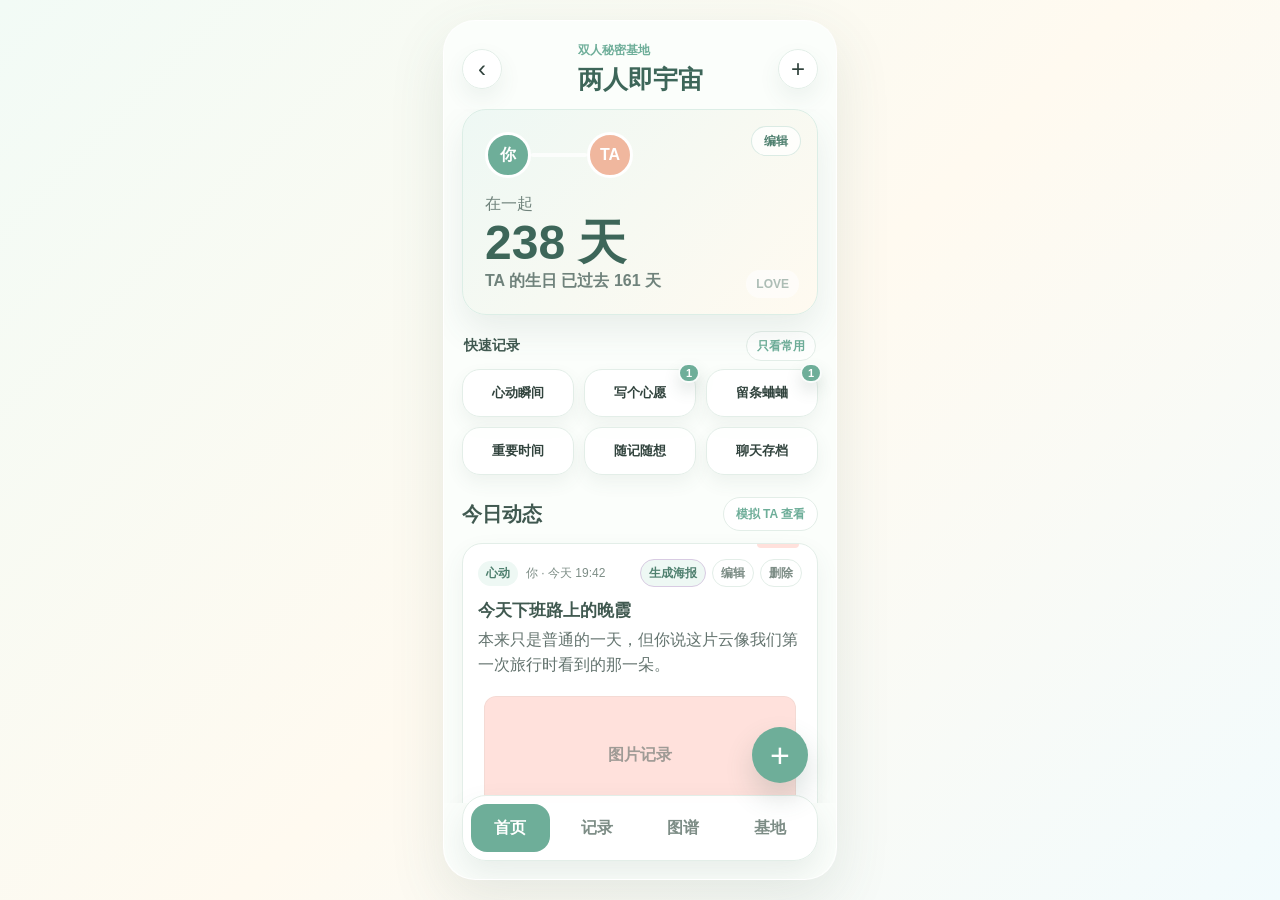
<file: index.html>
<!doctype html>
<html lang="zh-CN">
  <head>
    <meta charset="UTF-8" />
    <meta name="viewport" content="width=device-width, initial-scale=1.0" />
    <title>两人即宇宙</title>
    <link rel="stylesheet" href="styles.css" />
  </head>
  <body>
    <main class="phone-shell" aria-label="两人即宇宙小程序原型">
      <section class="app-screen" id="app">
        <header class="topbar">
          <button class="icon-button" id="backButton" aria-label="返回">‹</button>
          <div>
            <p class="eyebrow">双人秘密基地</p>
            <h1>两人即宇宙</h1>
          </div>
          <button class="icon-button" id="inviteButton" aria-label="邀请另一半">+</button>
        </header>

        <section class="view" id="joinView">
          <div class="join-card">
            <p class="eyebrow">收到邀请了吗</p>
            <h2>输入口令进入双人基地</h2>
            <p>对方分享给你的邀请卡片里会有一串口令。输入后就可以看到同一个秘密空间。</p>
            <label class="field join-field">
              <span>基地口令</span>
              <input id="joinCodeInput" maxlength="16" placeholder="例如 LOVE-0626" />
            </label>
            <button class="primary-button full" id="joinBaseButton">确认加入</button>
            <button class="text-button" id="previewDemoButton">先看看演示空间</button>
          </div>
        </section>

        <section class="view active" id="homeView">
          <div class="hero-panel">
            <button class="hero-edit" id="editProfileButton">编辑</button>
            <div class="avatar-row" aria-label="双人昵称">
              <div class="avatar" id="meAvatar">你</div>
              <div class="bind-line"></div>
              <div class="avatar soft" id="partnerAvatar">TA</div>
            </div>
            <p>在一起</p>
            <strong><span id="togetherDays">238</span> 天</strong>
            <span id="heroReminder">距离 TA 的生日还有 12 天</span>
          </div>

          <div class="quick-header">
            <span>快速记录</span>
            <button id="toggleQuickButton">只看常用</button>
          </div>
          <div class="quick-strip">
            <button class="quick-action" data-compose="moment" data-unread-type="moment">
              <span class="unread-badge" aria-label="未读心动瞬间"></span>
              心动瞬间
            </button>
            <button class="quick-action" data-compose="wish" data-unread-type="wish">
              <span class="unread-badge" aria-label="未读心愿"></span>
              写个心愿
            </button>
            <button class="quick-action" data-compose="whisper" data-unread-type="whisper">
              <span class="unread-badge" aria-label="未读蛐蛐"></span>
              留条蛐蛐
            </button>
            <button class="quick-action optional-action" data-compose="date" data-unread-type="date">
              <span class="unread-badge" aria-label="未读重要时间"></span>
              重要时间
            </button>
            <button class="quick-action optional-action" data-compose="note" data-unread-type="note">
              <span class="unread-badge" aria-label="未读随记随想"></span>
              随记随想
            </button>
            <button class="quick-action optional-action" data-compose="chat" data-unread-type="chat">
              <span class="unread-badge" aria-label="未读聊天存档"></span>
              聊天存档
            </button>
          </div>

          <div class="section-heading">
            <h2>今日动态</h2>
            <button id="markReadButton">模拟 TA 查看</button>
          </div>
          <div class="feed" id="feedList"></div>
        </section>

        <section class="view" id="recordView">
          <div class="section-heading roomy">
            <div>
              <p class="eyebrow">记录抽屉</p>
              <h2>把小事放进这里</h2>
            </div>
            <button id="recordAddButton">新建记录</button>
          </div>
          <div class="record-grid" id="recordModuleGrid"></div>
          <div class="record-detail" id="recordDetail"></div>
        </section>

        <section class="view" id="graphView">
          <div class="section-heading roomy">
            <div>
              <p class="eyebrow">关键词花园</p>
              <h2>自动生成的记忆图谱</h2>
            </div>
          </div>
          <div class="graph-summary">
            <strong id="graphSummary">正在整理你们的高频词</strong>
            <span>所有记录和粘贴的聊天文字都会进入分析；你只需要在这里保留或删除词条。</span>
          </div>
          <div class="graph-stage" id="graphStage"></div>
          <div class="section-heading compact">
            <h2>高频词条</h2>
            <button id="resetGraphButton">恢复已删词</button>
          </div>
          <div class="keyword-list" id="keywordList"></div>
          <div class="related-panel">
            <p class="eyebrow" id="relatedTitle">词条内容</p>
            <div id="relatedEntries"></div>
          </div>
        </section>

        <section class="view" id="baseView">
          <div class="base-card">
            <p class="eyebrow">基地状态</p>
            <h2>已绑定双人空间</h2>
            <div class="invite-code">LOVE-0626</div>
            <p>把邀请链接发给另一半后，对方确认加入，就能共同更新和看见这里的所有记录。</p>
            <button class="primary-button" id="copyInviteButton">生成邀请卡片</button>
          </div>

          <div class="setting-list">
            <button id="openJoinButton">输入口令加入 <span>LOVE-0626</span></button>
            <button>更换基地背景 <span>暖光日记</span></button>
            <button>提醒设置 <span>纪念日前 1 天</span></button>
            <button>语音偏好 <span>最长 60 秒</span></button>
            <button>浏览记录 <span>开启</span></button>
          </div>
        </section>

        <nav class="tabbar" aria-label="底部导航">
          <button class="tab active" data-tab="home">首页</button>
          <button class="tab" data-tab="record">记录</button>
          <button class="tab" data-tab="graph">图谱</button>
          <button class="tab" data-tab="base">基地</button>
        </nav>

        <button class="compose-fab" id="composeFab" aria-label="记录一下">+</button>
      </section>
    </main>

    <div class="modal-backdrop" id="composeModal" aria-hidden="true">
      <section class="modal-card" role="dialog" aria-modal="true" aria-labelledby="modalTitle">
        <div class="modal-header">
          <div>
            <p class="eyebrow" id="modalType">发布记录</p>
            <h2 id="modalTitle">记录一下</h2>
          </div>
          <button class="icon-button" id="closeModal" aria-label="关闭">×</button>
        </div>

        <div class="type-picker" id="typePicker">
          <button data-type="moment">Moments</button>
          <button data-type="wish">心愿</button>
          <button data-type="date">时间</button>
          <button data-type="note">随记</button>
          <button data-type="whisper">蛐蛐</button>
          <button data-type="chat">聊天</button>
        </div>

        <label class="field">
          <span>标题</span>
          <input id="entryTitle" maxlength="24" placeholder="给这条记录起个名字" />
        </label>

        <label class="field">
          <span>内容</span>
          <textarea id="entryBody" rows="4" maxlength="160" placeholder="写下只给 TA 看的话"></textarea>
        </label>

        <div class="date-options" id="dateOptions">
          <label class="field">
            <span>具体日期</span>
            <input id="eventDateInput" type="date" />
          </label>
          <label class="home-date-toggle">
            <input id="showOnHomeInput" type="checkbox" />
            <span>把这个重要时间显示在首页</span>
          </label>
        </div>

        <div class="media-row">
          <button class="media-button" id="imageToggle">添加图片</button>
          <button class="media-button" id="voiceToggle">开始录音</button>
        </div>
        <input id="imageInput" type="file" accept="image/*" capture="environment" hidden />
        <div class="image-preview" id="imagePreview"></div>

        <div class="voice-preview" id="voicePreview">
          <span></span>
          <strong id="voiceDuration">0:00</strong>
          <small id="voiceStatus">录音会随记录一起发送</small>
          <audio id="voicePlayer" controls></audio>
        </div>

        <button class="primary-button full" id="publishButton">发布到基地</button>
      </section>
    </div>

    <div class="modal-backdrop" id="inviteModal" aria-hidden="true">
      <section class="modal-card invite-modal-card" role="dialog" aria-modal="true" aria-labelledby="inviteModalTitle">
        <div class="modal-header">
          <div>
            <p class="eyebrow">邀请卡片</p>
            <h2 id="inviteModalTitle">把 TA 带进基地</h2>
          </div>
          <button class="icon-button" id="closeInviteModal" aria-label="关闭">×</button>
        </div>

        <div class="invite-preview">
          <img id="inviteImage" alt="两人即宇宙邀请卡片" />
        </div>

        <div class="invite-actions">
          <button class="primary-button" id="shareInviteButton">分享图片</button>
          <button class="media-button" id="downloadInviteButton">下载图片</button>
        </div>
        <p class="share-hint">手机浏览器会优先调起系统分享；电脑端会下载邀请图片。</p>
      </section>
    </div>

    <div class="modal-backdrop" id="profileModal" aria-hidden="true">
      <section class="modal-card" role="dialog" aria-modal="true" aria-labelledby="profileModalTitle">
        <div class="modal-header">
          <div>
            <p class="eyebrow">首页资料</p>
            <h2 id="profileModalTitle">编辑你们的信息</h2>
          </div>
          <button class="icon-button" id="closeProfileModal" aria-label="关闭">×</button>
        </div>

        <label class="field">
          <span>我的昵称</span>
          <input id="meNameInput" maxlength="8" placeholder="例如 小王" />
        </label>
        <label class="field">
          <span>TA 的昵称</span>
          <input id="partnerNameInput" maxlength="8" placeholder="例如 小余" />
        </label>
        <label class="field">
          <span>在一起天数</span>
          <input id="daysInput" type="number" min="0" max="99999" inputmode="numeric" placeholder="238" />
        </label>

        <button class="primary-button full" id="saveProfileButton">保存</button>
      </section>
    </div>

    <div class="modal-backdrop" id="posterModal" aria-hidden="true">
      <section class="modal-card poster-modal-card" role="dialog" aria-modal="true" aria-labelledby="posterModalTitle">
        <div class="modal-header">
          <div>
            <p class="eyebrow">记录海报</p>
            <h2 id="posterModalTitle">把这条记录分享出去</h2>
          </div>
          <button class="icon-button" id="closePosterModal" aria-label="关闭">×</button>
        </div>

        <div class="poster-preview active">
          <img id="entryPosterImage" alt="由记录生成的分享海报" />
          <div class="subject-editor" id="subjectEditor" aria-hidden="true">
            <div class="subject-box" id="subjectBox">
              <span>主角</span>
              <i></i>
            </div>
          </div>
        </div>
        <div class="poster-actions active">
          <button class="media-button" id="entryPosterAdjustButton">调整主角</button>
          <button class="media-button" id="entryPosterApplyButton">应用位置</button>
          <button class="media-button" id="entryPosterDownloadButton">下载海报</button>
          <button class="primary-button" id="entryPosterShareButton">分享海报</button>
        </div>
      </section>
    </div>

    <div class="toast" id="toast"></div>

    <script src="app.js"></script>
  </body>
</html>
</file>
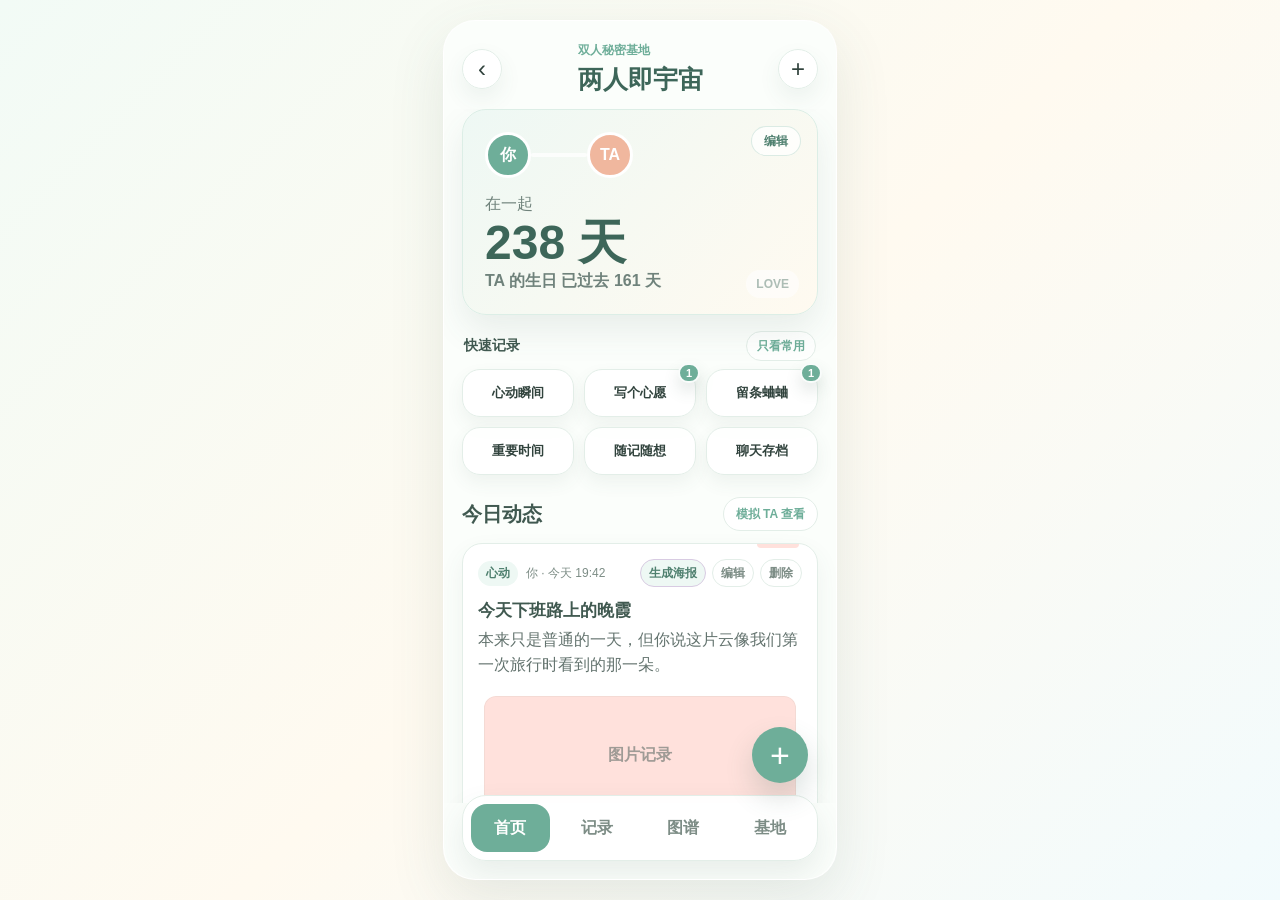
<file: only-us-standalone.html>
﻿<!doctype html>
<html lang="zh-CN">
  <head>
    <meta charset="UTF-8" />
    <meta name="viewport" content="width=device-width, initial-scale=1.0" />
    <title>两人即宇宙</title>
    <style>
:root {
  color-scheme: light;
  --bg: #f7fbf8;
  --surface: #ffffff;
  --ink: #31433d;
  --muted: #7d8d86;
  --line: #e3eee8;
  --primary: #6eae99;
  --primary-soft: #eef8f4;
  --rose-soft: #fff0ee;
  --cream-soft: #fff7df;
  --blue-soft: #eef8fb;
  --lavender-soft: #f6f3fb;
  --shadow: 0 20px 56px rgba(67, 101, 90, 0.12);
}

* {
  box-sizing: border-box;
}

body {
  min-height: 100vh;
  margin: 0;
  display: grid;
  place-items: center;
  background: linear-gradient(135deg, #f2fbf6 0%, #fffaf0 52%, #f2fbfd 100%);
  color: var(--ink);
  font-family:
    -apple-system, BlinkMacSystemFont, "Segoe UI", "PingFang SC", "Microsoft YaHei",
    sans-serif;
}

button,
input,
textarea {
  font: inherit;
}

button {
  cursor: pointer;
}

.phone-shell {
  width: min(430px, 100vw);
  min-height: 100vh;
  padding: 18px;
  display: grid;
  place-items: center;
}

.app-screen {
  position: relative;
  width: 100%;
  height: min(860px, calc(100vh - 36px));
  min-height: 680px;
  overflow: hidden;
  border: 1px solid rgba(255, 255, 255, 0.9);
  border-radius: 32px;
  background: #fbfefb;
  box-shadow: var(--shadow);
}

.topbar {
  height: 88px;
  padding: 18px 18px 10px;
  display: flex;
  align-items: center;
  justify-content: space-between;
}

.topbar h1,
.modal-header h2,
.section-heading h2,
.base-card h2 {
  margin: 0;
  letter-spacing: 0;
}

.topbar h1 {
  color: #3d6659;
  font-size: 25px;
}

.eyebrow {
  margin: 0 0 4px;
  color: var(--primary);
  font-size: 12px;
  font-weight: 800;
}

.icon-button {
  width: 40px;
  height: 40px;
  border: 1px solid var(--line);
  border-radius: 999px;
  background: rgba(255, 255, 255, 0.92);
  color: var(--ink);
  font-size: 24px;
  box-shadow: 0 10px 22px rgba(67, 101, 90, 0.08);
}

.view {
  display: none;
  height: calc(100% - 164px);
  padding: 0 18px 96px;
  overflow-y: auto;
}

.view.active {
  display: block;
}

.hero-panel {
  position: relative;
  overflow: hidden;
  padding: 22px;
  border: 1px solid #dceee6;
  border-radius: 24px;
  background: linear-gradient(135deg, #eef8f4 0%, #fffaf0 100%);
  box-shadow: 0 16px 34px rgba(67, 101, 90, 0.1);
}

.hero-edit {
  position: absolute;
  top: 16px;
  right: 16px;
  z-index: 1;
  min-height: 30px;
  padding: 0 12px;
  border: 1px solid rgba(110, 174, 153, 0.24);
  border-radius: 999px;
  background: rgba(255, 255, 255, 0.72);
  color: #4f806f;
  font-size: 12px;
  font-weight: 900;
}

.hero-panel::after {
  content: "LOVE";
  position: absolute;
  right: 18px;
  bottom: 16px;
  padding: 7px 10px;
  border-radius: 999px;
  background: rgba(255, 255, 255, 0.58);
  color: rgba(61, 102, 89, 0.42);
  font-size: 12px;
  font-weight: 900;
}

.avatar-row {
  display: flex;
  align-items: center;
  margin-bottom: 16px;
}

.avatar {
  width: 46px;
  height: 46px;
  display: grid;
  place-items: center;
  border: 3px solid #fff;
  border-radius: 50%;
  background: var(--primary);
  color: #fff;
  font-weight: 900;
}

.avatar.soft {
  background: #f0b79e;
}

.bind-line {
  width: 56px;
  height: 4px;
  border-radius: 999px;
  background: rgba(255, 255, 255, 0.8);
}

.hero-panel p {
  margin: 0;
  color: #6f827b;
}

.hero-panel strong {
  display: block;
  margin: 4px 0;
  color: #3d6659;
  font-size: 48px;
  line-height: 1;
}

#togetherDays {
  color: inherit;
  font-weight: inherit;
}

.hero-panel span {
  color: #6f827b;
  font-weight: 800;
}

.quick-header {
  display: flex;
  align-items: center;
  justify-content: space-between;
  margin: 16px 2px 8px;
  color: #405950;
  font-size: 14px;
  font-weight: 900;
}

.quick-header button {
  min-height: 30px;
  padding: 0 10px;
  border: 1px solid var(--line);
  border-radius: 999px;
  background: rgba(255, 255, 255, 0.86);
  color: var(--primary);
  font-size: 12px;
  font-weight: 900;
}

.join-card {
  display: grid;
  gap: 14px;
  margin-top: 18px;
  padding: 24px;
  border: 1px solid #dceee6;
  border-radius: 26px;
  background: linear-gradient(135deg, #ffffff 0%, #eef8f4 100%);
  box-shadow: 0 16px 34px rgba(67, 101, 90, 0.1);
}

.join-card h2 {
  margin: 0;
  color: #3d6659;
  font-size: 25px;
}

.join-card p {
  margin: 0;
  color: var(--muted);
  line-height: 1.6;
}

.join-field {
  margin-bottom: 0;
}

.text-button {
  min-height: 42px;
  border: 0;
  background: transparent;
  color: var(--primary);
  font-weight: 900;
}

.quick-strip {
  display: grid;
  grid-template-columns: repeat(3, minmax(0, 1fr));
  gap: 10px;
  margin: 0 0 22px;
}

.quick-strip.collapsed .optional-action {
  display: none;
}

.quick-action,
.section-heading button,
.type-picker button,
.media-button {
  border: 1px solid var(--line);
  background: rgba(255, 255, 255, 0.9);
  color: var(--ink);
}

.quick-action {
  position: relative;
  min-width: 0;
  min-height: 48px;
  border-radius: 18px;
  font-size: 13px;
  font-weight: 850;
  box-shadow: 0 8px 18px rgba(67, 101, 90, 0.07);
}

.quick-action:hover,
.record-folder:hover {
  transform: translateY(-1px);
}

.unread-badge {
  position: absolute;
  top: -7px;
  right: -5px;
  min-width: 20px;
  height: 20px;
  display: none;
  align-items: center;
  justify-content: center;
  padding: 0 6px;
  border: 2px solid rgba(255, 255, 255, 0.96);
  border-radius: 999px;
  background: var(--primary);
  color: #fff;
  font-size: 11px;
  font-weight: 900;
  line-height: 1;
  box-shadow: 0 8px 16px rgba(67, 101, 90, 0.16);
}

.unread-badge.show {
  display: flex;
}

.section-heading {
  display: flex;
  align-items: center;
  justify-content: space-between;
  margin-bottom: 12px;
}

.section-heading.roomy {
  margin: 10px 0 18px;
}

.section-heading.compact {
  margin-top: 18px;
}

.section-heading h2 {
  color: #405950;
  font-size: 20px;
}

.section-heading button {
  min-height: 34px;
  padding: 0 12px;
  border-radius: 999px;
  color: var(--primary);
  font-size: 12px;
  font-weight: 850;
}

.feed {
  display: grid;
  gap: 12px;
}

.feed-card {
  position: relative;
  padding: 15px;
  border: 1px solid var(--line);
  border-radius: 20px;
  background: rgba(255, 255, 255, 0.92);
  box-shadow: 0 10px 24px rgba(67, 101, 90, 0.07);
}

.feed-card::before {
  content: "";
  position: absolute;
  top: 0;
  right: 18px;
  width: 42px;
  height: 4px;
  border-radius: 0 0 999px 999px;
  background: var(--card-color, var(--primary-soft));
}

.feed-top,
.feed-meta,
.read-state {
  display: flex;
  align-items: center;
}

.feed-top {
  justify-content: space-between;
  gap: 12px;
}

.entry-actions {
  display: flex;
  flex-wrap: wrap;
  gap: 6px;
  justify-content: flex-end;
  max-width: 58%;
  flex-shrink: 0;
}

.entry-actions button {
  min-height: 28px;
  padding: 0 8px;
  border: 1px solid var(--line);
  border-radius: 999px;
  background: #fff;
  color: var(--muted);
  font-size: 12px;
  font-weight: 850;
}

.entry-actions button:first-child {
  background: var(--primary-soft);
  color: #4f806f;
}

.entry-actions .stamp-action {
  border-color: #f0d7a4;
  background: #fff7df;
  color: #8a6a22;
  box-shadow: 0 8px 16px rgba(138, 106, 34, 0.1);
}

.entry-actions .undo-stamp-action {
  border-color: #dceee6;
  background: #f8fcfa;
  color: #6f827b;
}

.entry-actions .poster-action {
  border-color: #d8cbe2;
  background: #f6f3fb;
  color: #6d5d73;
}

.feed-meta {
  gap: 8px;
  min-width: 0;
  flex-wrap: wrap;
  color: var(--muted);
  font-size: 12px;
}

.tag {
  padding: 4px 8px;
  border-radius: 999px;
  background: var(--primary-soft);
  color: #4f806f;
  font-weight: 850;
}

.feed-card h3 {
  margin: 12px 0 6px;
  color: #405950;
  font-size: 17px;
}

.date-pill {
  width: fit-content;
  max-width: 100%;
  margin: 0 0 8px;
  padding: 7px 10px;
  border-radius: 999px;
  background: var(--cream-soft);
  color: #82672c;
  font-size: 12px;
  font-weight: 900;
}

.wish-stamp {
  width: fit-content;
  margin: 0 0 8px;
  padding: 7px 12px;
  border: 2px solid #e7bd66;
  border-radius: 999px;
  color: #8a6a22;
  background: #fff7df;
  font-size: 13px;
  font-weight: 900;
  box-shadow: 0 8px 18px rgba(138, 106, 34, 0.12);
  transform: rotate(-4deg);
}

.feed-card p {
  margin: 0;
  color: #63736e;
  line-height: 1.55;
}

.whisper-cover {
  display: grid;
  gap: 8px;
  margin-top: 10px;
  padding: 16px;
  border: 1px dashed #d8cbe2;
  border-radius: 18px;
  background:
    repeating-linear-gradient(135deg, rgba(225, 212, 233, 0.42) 0 8px, rgba(255, 255, 255, 0.62) 8px 16px),
    #fbf8fc;
  color: #6d5d73;
  text-align: center;
}

.whisper-cover strong {
  color: #4f4058;
  font-size: 15px;
}

.whisper-cover span {
  color: #7e7184;
  font-size: 12px;
  font-weight: 850;
  line-height: 1.5;
}

.whisper-cover button {
  width: fit-content;
  min-height: 34px;
  justify-self: center;
  padding: 0 14px;
  border: 0;
  border-radius: 999px;
  background: #8d7897;
  color: #fff;
  font-size: 12px;
  font-weight: 900;
}

.photo-strip {
  height: 132px;
  margin-top: 12px;
  border: 6px solid #fff;
  border-radius: 18px;
  background: var(--card-color, var(--primary-soft));
  display: grid;
  place-items: center;
  color: rgba(64, 85, 79, 0.5);
  font-weight: 850;
  box-shadow: inset 0 0 0 1px rgba(67, 101, 90, 0.06);
}

.entry-image {
  display: block;
  width: 100%;
  max-height: 220px;
  margin-top: 12px;
  border: 6px solid #fff;
  border-radius: 18px;
  object-fit: cover;
  box-shadow: inset 0 0 0 1px rgba(67, 101, 90, 0.06);
}

.voice-pill {
  display: flex;
  align-items: center;
  gap: 10px;
  width: fit-content;
  margin-top: 12px;
  padding: 10px 14px;
  border-radius: 999px;
  background: var(--primary-soft);
  color: #4f806f;
  font-weight: 850;
}

.voice-pill::before {
  content: "";
  width: 10px;
  height: 10px;
  border-radius: 50%;
  background: currentColor;
}

.entry-audio {
  width: 100%;
  margin-top: 12px;
}

.read-state {
  justify-content: space-between;
  margin-top: 14px;
  padding-top: 12px;
  border-top: 1px solid var(--line);
  color: var(--muted);
  font-size: 12px;
  font-weight: 800;
}

.read-state strong {
  color: #5f9a86;
}

.reaction-row {
  display: flex;
  flex-wrap: wrap;
  gap: 8px;
  margin-top: 10px;
}

.reaction-row button {
  min-height: 32px;
  display: inline-flex;
  align-items: center;
  gap: 5px;
  padding: 0 10px;
  border: 1px solid #e3eee8;
  border-radius: 999px;
  background: #fff;
  color: #7d8d86;
  font-size: 12px;
  font-weight: 850;
}

.reaction-row button.active {
  border-color: #b8dacd;
  background: #eef8f4;
  color: #4f806f;
  box-shadow: 0 8px 16px rgba(67, 101, 90, 0.08);
}

.reaction-row span {
  font-size: 15px;
  line-height: 1;
}

.reaction-row em {
  font-style: normal;
}

.graph-summary {
  display: grid;
  gap: 6px;
  margin-bottom: 14px;
  padding: 14px;
  border: 1px solid var(--line);
  border-radius: 18px;
  background: rgba(255, 255, 255, 0.88);
  color: var(--muted);
  font-size: 13px;
  line-height: 1.5;
}

.graph-summary strong {
  color: #405950;
  font-size: 16px;
}

.graph-stage {
  position: relative;
  height: 230px;
  margin-bottom: 8px;
  overflow: hidden;
  border: 1px solid var(--line);
  border-radius: 24px;
  background:
    linear-gradient(90deg, rgba(227, 238, 232, 0.52) 1px, transparent 1px),
    linear-gradient(rgba(227, 238, 232, 0.52) 1px, transparent 1px),
    rgba(255, 255, 255, 0.86);
  background-size: 38px 38px;
}

.graph-stage::before,
.graph-stage::after {
  content: "";
  position: absolute;
  inset: 48px 42px;
  border: 1px dashed rgba(110, 174, 153, 0.25);
  border-radius: 50%;
}

.graph-stage::after {
  inset: 76px 78px;
}

.graph-node {
  position: absolute;
  width: var(--size);
  height: var(--size);
  transform: translate(-50%, -50%);
  border: 1px solid #d8ebe4;
  border-radius: 50%;
  background: #fff;
  color: #4f806f;
  font-size: 12px;
  font-weight: 900;
  box-shadow: 0 10px 22px rgba(67, 101, 90, 0.1);
}

.graph-node.active {
  border-color: var(--primary);
  background: var(--primary-soft);
  color: #335f50;
}

.keyword-list {
  display: grid;
  gap: 10px;
}

.keyword-card {
  display: grid;
  grid-template-columns: 1fr auto;
  gap: 10px;
  align-items: center;
  padding: 12px;
  border: 1px solid var(--line);
  border-radius: 18px;
  background: rgba(255, 255, 255, 0.92);
}

.keyword-card.active {
  border-color: #b8dacd;
  background: #f8fcfa;
}

.keyword-main {
  min-width: 0;
  border: 0;
  background: transparent;
  color: var(--ink);
  text-align: left;
}

.keyword-main strong,
.keyword-main span {
  display: block;
}

.keyword-main strong {
  margin-bottom: 4px;
  color: #405950;
  font-size: 15px;
}

.keyword-main span {
  overflow: hidden;
  color: var(--muted);
  font-size: 12px;
  text-overflow: ellipsis;
  white-space: nowrap;
}

.keyword-actions {
  display: flex;
  gap: 6px;
}

.keyword-actions button {
  min-height: 32px;
  padding: 0 9px;
  border: 1px solid var(--line);
  border-radius: 999px;
  background: #fff;
  color: var(--muted);
  font-size: 12px;
  font-weight: 850;
}

.keyword-actions button:first-child {
  background: var(--primary-soft);
  color: #4f806f;
}

.related-panel {
  margin-top: 14px;
  padding: 14px;
  border: 1px solid var(--line);
  border-radius: 20px;
  background: rgba(255, 255, 255, 0.9);
}

.related-item {
  display: grid;
  gap: 4px;
  padding: 10px 0;
  border-top: 1px solid var(--line);
}

.related-item:first-child {
  border-top: 0;
}

.related-item strong {
  color: #405950;
  font-size: 14px;
}

.related-item span,
.empty-text {
  color: var(--muted);
  font-size: 12px;
}

.record-grid {
  display: grid;
  gap: 10px;
  margin-bottom: 16px;
}

.record-grid[hidden] {
  display: none;
}

.record-folder {
  position: relative;
  min-height: 94px;
  display: grid;
  grid-template-columns: 42px 1fr auto;
  gap: 12px;
  align-items: center;
  overflow: hidden;
  padding: 14px;
  border: 1px solid var(--line);
  border-radius: 20px;
  background: rgba(255, 255, 255, 0.92);
  color: var(--ink);
  text-align: left;
  box-shadow: 0 10px 24px rgba(67, 101, 90, 0.07);
}

.record-folder::before {
  content: "";
  position: absolute;
  inset: 0 auto 0 0;
  width: 5px;
  background: var(--folder-color);
}

.record-folder::after {
  content: "";
  position: absolute;
  right: 0;
  bottom: 0;
  width: var(--folder-size);
  height: 4px;
  border-radius: 999px 0 0 0;
  background: var(--folder-color);
}

.folder-icon {
  width: 42px;
  height: 42px;
  display: grid;
  place-items: center;
  border-radius: 14px;
  background: var(--folder-color);
  font-size: 21px;
}

.folder-main {
  min-width: 0;
  display: block;
}

.folder-main strong,
.folder-main em {
  display: block;
}

.folder-main strong {
  color: #405950;
  font-size: 16px;
}

.folder-main em {
  margin-top: 4px;
  overflow: hidden;
  color: var(--muted);
  font-size: 12px;
  font-style: normal;
  text-overflow: ellipsis;
  white-space: nowrap;
}

.folder-stats {
  display: grid;
  justify-items: end;
  color: var(--muted);
}

.folder-stats b {
  color: #405950;
  font-size: 22px;
}

.folder-stats small {
  font-size: 11px;
  font-weight: 900;
}

.folder-badge {
  position: absolute;
  top: 10px;
  right: 10px;
  min-width: 18px;
  height: 18px;
  display: grid;
  place-items: center;
  padding: 0 5px;
  border-radius: 999px;
  background: var(--primary);
  color: #fff;
  font-size: 10px;
  font-style: normal;
  font-weight: 900;
}

.folder-comments {
  grid-column: 2 / -1;
  width: fit-content;
  padding: 4px 8px;
  border-radius: 999px;
  background: var(--primary-soft);
  color: #4f806f;
  font-size: 11px;
  font-weight: 900;
}

.record-detail {
  display: grid;
  gap: 12px;
}

.record-detail-head {
  display: flex;
  align-items: center;
  gap: 12px;
  padding: 14px;
  border: 1px solid var(--line);
  border-radius: 20px;
  background: rgba(255, 255, 255, 0.88);
}

.record-detail-head > div {
  min-width: 0;
  flex: 1;
}

.record-detail-head h3 {
  margin: 0 0 4px;
  color: #405950;
  font-size: 18px;
}

.record-detail-head span {
  color: var(--muted);
  font-size: 12px;
  font-weight: 850;
}

.record-detail-head button {
  min-height: 36px;
  flex-shrink: 0;
  padding: 0 13px;
  border: 0;
  border-radius: 999px;
  background: var(--primary);
  color: #fff;
  font-size: 12px;
  font-weight: 900;
}

.record-detail-head .record-back {
  width: 42px;
  padding: 0;
  border: 1px solid var(--line);
  background: #fff;
  color: var(--primary);
}

.record-empty-state {
  display: grid;
  gap: 6px;
  padding: 18px;
  border: 1px dashed #cfe4dc;
  border-radius: 18px;
  background: rgba(255, 255, 255, 0.7);
  color: var(--muted);
  text-align: center;
}

.record-empty-state strong {
  color: #405950;
  font-size: 15px;
}

.record-empty-state span {
  font-size: 12px;
  line-height: 1.5;
}

.record-history {
  display: grid;
  gap: 10px;
}

.compact-card {
  padding: 13px;
  border-radius: 18px;
  box-shadow: 0 8px 18px rgba(67, 101, 90, 0.06);
}

.comment-thread {
  display: grid;
  gap: 8px;
  margin-top: 12px;
  padding-top: 12px;
  border-top: 1px solid var(--line);
}

.comment-item {
  display: grid;
  grid-template-columns: auto 1fr;
  gap: 8px;
  align-items: start;
  padding: 8px 10px;
  border-radius: 14px;
  background: #f8fcfa;
  color: #63736e;
  font-size: 12px;
}

.comment-item strong {
  color: #4f806f;
}

.comment-empty {
  color: var(--muted);
  font-size: 12px;
}

.comment-box {
  display: grid;
  grid-template-columns: 1fr auto;
  gap: 8px;
}

.comment-box input {
  min-width: 0;
  height: 36px;
  padding: 0 12px;
  border: 1px solid var(--line);
  border-radius: 999px;
  background: #fff;
  color: var(--ink);
  outline: none;
}

.comment-box button {
  min-height: 36px;
  padding: 0 12px;
  border: 0;
  border-radius: 999px;
  background: var(--primary);
  color: #fff;
  font-size: 12px;
  font-weight: 900;
}

.empty-folder {
  padding: 18px;
  border: 1px dashed #cfe4dc;
  border-radius: 18px;
  background: rgba(255, 255, 255, 0.72);
  color: var(--muted);
  text-align: center;
  font-size: 13px;
  font-weight: 850;
}

.coral {
  --module-tint: var(--rose-soft);
}

.mint {
  --module-tint: var(--primary-soft);
}

.gold {
  --module-tint: var(--cream-soft);
}

.blue {
  --module-tint: var(--blue-soft);
}

.plum {
  --module-tint: var(--lavender-soft);
}

.base-card {
  padding: 22px;
  border: 1px solid var(--line);
  border-radius: 22px;
  background: rgba(255, 255, 255, 0.92);
  box-shadow: 0 10px 24px rgba(67, 101, 90, 0.07);
}

.base-card p {
  color: var(--muted);
  line-height: 1.6;
}

.poster-preview {
  position: relative;
  display: none;
  padding: 10px;
  border: 1px solid var(--line);
  border-radius: 20px;
  background: #f8fcfa;
}

.poster-preview.active {
  display: block;
}

.poster-preview img {
  display: block;
  width: 100%;
  border-radius: 16px;
  background: #fff;
}

.subject-editor {
  position: absolute;
  inset: 10px;
  display: none;
  border-radius: 16px;
  overflow: hidden;
  cursor: move;
  touch-action: none;
  user-select: none;
}

.subject-editor.active {
  display: block;
}

.subject-box {
  position: absolute;
  left: 20%;
  top: 22%;
  width: 48%;
  height: 36%;
  border: 2px dashed rgba(255, 255, 255, 0.98);
  border-radius: 18px;
  box-shadow:
    0 0 0 999px rgba(49, 67, 61, 0.22),
    0 10px 28px rgba(0, 0, 0, 0.18);
  touch-action: none;
}

.subject-box span {
  position: absolute;
  top: -1px;
  left: -1px;
  padding: 5px 9px;
  border-radius: 14px 0 12px 0;
  background: rgba(255, 255, 255, 0.94);
  color: #4f806f;
  font-size: 12px;
  font-weight: 900;
}

.subject-box i {
  position: absolute;
  right: -8px;
  bottom: -8px;
  width: 22px;
  height: 22px;
  border: 3px solid #fff;
  border-radius: 50%;
  background: #6eae99;
  box-shadow: 0 4px 10px rgba(0, 0, 0, 0.18);
  cursor: nwse-resize;
}

.poster-actions {
  display: none;
  grid-template-columns: repeat(2, minmax(0, 1fr));
  gap: 10px;
}

.poster-actions.active {
  display: grid;
}

.poster-modal-card {
  width: min(430px, calc(100vw - 28px));
  max-height: calc(100vh - 36px);
  overflow-y: auto;
}

.invite-code {
  margin: 18px 0;
  padding: 18px;
  border: 2px dashed #a9cdbd;
  border-radius: 20px;
  background: var(--primary-soft);
  color: #4f806f;
  font-size: 30px;
  font-weight: 900;
  text-align: center;
}

.primary-button {
  min-height: 48px;
  padding: 0 18px;
  border: 0;
  border-radius: 18px;
  background: var(--primary);
  color: #fff;
  font-weight: 900;
}

.primary-button.full {
  width: 100%;
}

.setting-list {
  display: grid;
  gap: 10px;
  margin-top: 16px;
}

.setting-list button {
  min-height: 56px;
  display: flex;
  align-items: center;
  justify-content: space-between;
  padding: 0 16px;
  border: 1px solid var(--line);
  border-radius: 18px;
  background: rgba(255, 255, 255, 0.9);
  color: var(--ink);
  font-weight: 850;
}

.setting-list span {
  color: var(--muted);
  font-size: 13px;
  font-weight: 600;
}

.tabbar {
  position: absolute;
  right: 18px;
  bottom: 18px;
  left: 18px;
  height: 66px;
  display: grid;
  grid-template-columns: repeat(4, 1fr);
  gap: 8px;
  padding: 8px;
  border: 1px solid var(--line);
  border-radius: 24px;
  background: rgba(255, 255, 255, 0.92);
  backdrop-filter: blur(16px);
  box-shadow: 0 14px 30px rgba(67, 101, 90, 0.1);
}

.tab {
  border: 0;
  border-radius: 16px;
  background: transparent;
  color: var(--muted);
  font-weight: 900;
}

.tab.active {
  background: var(--primary);
  color: #fff;
}

.compose-fab {
  position: absolute;
  right: 28px;
  bottom: 96px;
  width: 56px;
  height: 56px;
  border: 0;
  border-radius: 50%;
  background: var(--primary);
  color: #fff;
  font-size: 34px;
  line-height: 1;
  box-shadow: 0 14px 28px rgba(67, 101, 90, 0.2);
}

.modal-backdrop {
  position: fixed;
  inset: 0;
  display: none;
  place-items: center;
  padding: 18px;
  background: rgba(61, 82, 75, 0.22);
  backdrop-filter: blur(8px);
}

.modal-backdrop.active {
  display: grid;
}

.modal-card {
  width: min(390px, calc(100vw - 36px));
  padding: 18px;
  border: 1px solid var(--line);
  border-radius: 28px;
  background: #fff;
  box-shadow: var(--shadow);
}

.invite-modal-card {
  max-height: calc(100vh - 36px);
  overflow-y: auto;
}

.modal-header {
  display: flex;
  align-items: center;
  justify-content: space-between;
  margin-bottom: 14px;
}

.type-picker {
  display: grid;
  grid-template-columns: repeat(3, 1fr);
  gap: 6px;
  margin-bottom: 14px;
}

.type-picker button {
  min-height: 36px;
  border-radius: 999px;
  font-size: 12px;
  font-weight: 850;
}

.type-picker button.active {
  border-color: transparent;
  background: var(--primary);
  color: #fff;
}

.field {
  display: grid;
  gap: 7px;
  margin-bottom: 12px;
  color: var(--muted);
  font-size: 13px;
  font-weight: 850;
}

.field input,
.field textarea {
  width: 100%;
  border: 1px solid var(--line);
  border-radius: 18px;
  background: #ffffff;
  color: var(--ink);
  outline: none;
}

.field input {
  height: 46px;
  padding: 0 14px;
}

.field textarea {
  resize: none;
  padding: 12px 14px;
}

.date-options {
  display: none;
  gap: 10px;
  margin-bottom: 12px;
  padding: 12px;
  border: 1px solid var(--line);
  border-radius: 18px;
  background: #fffaf0;
}

.date-options.active {
  display: grid;
}

.date-options .field {
  margin-bottom: 0;
}

.home-date-toggle {
  display: flex;
  align-items: center;
  gap: 8px;
  color: #82672c;
  font-size: 13px;
  font-weight: 900;
}

.home-date-toggle input {
  width: 18px;
  height: 18px;
  accent-color: var(--primary);
}

.media-row {
  display: grid;
  grid-template-columns: 1fr 1fr;
  gap: 10px;
  margin-bottom: 12px;
}

.media-button {
  min-height: 44px;
  border-radius: 16px;
  font-weight: 850;
}

.media-button.active {
  border-color: #a9cdbd;
  background: var(--primary-soft);
  color: #4f806f;
}

.image-preview {
  display: none;
  gap: 10px;
  margin-bottom: 12px;
  padding: 10px;
  border: 1px solid var(--line);
  border-radius: 18px;
  background: #f8fcfa;
}

.image-preview.active {
  display: grid;
}

.image-preview img {
  width: 100%;
  max-height: 180px;
  border-radius: 14px;
  object-fit: cover;
}

.image-preview button {
  min-height: 36px;
  border: 1px solid var(--line);
  border-radius: 999px;
  background: #fff;
  color: var(--muted);
  font-weight: 850;
}

.invite-preview {
  margin: 8px 0 14px;
  padding: 10px;
  border: 1px solid var(--line);
  border-radius: 22px;
  background: #f8fcfa;
}

.invite-preview img {
  display: block;
  width: 100%;
  border-radius: 18px;
  background: #fff;
}

.invite-actions {
  display: grid;
  grid-template-columns: 1fr 1fr;
  gap: 10px;
}

.share-hint {
  margin: 10px 0 0;
  color: var(--muted);
  font-size: 12px;
  line-height: 1.45;
  text-align: center;
}

.voice-preview {
  display: none;
  align-items: center;
  gap: 10px;
  margin-bottom: 14px;
  padding: 12px;
  border-radius: 18px;
  background: var(--primary-soft);
}

.voice-preview.active {
  display: flex;
}

.voice-preview span {
  width: 34px;
  height: 20px;
  border-radius: 999px;
  background: repeating-linear-gradient(90deg, var(--primary) 0 3px, transparent 3px 7px);
}

.voice-preview small {
  color: var(--muted);
}

.voice-preview audio {
  grid-column: 1 / -1;
  width: 100%;
}

.toast {
  position: fixed;
  left: 50%;
  bottom: 28px;
  transform: translateX(-50%) translateY(16px);
  max-width: min(340px, calc(100vw - 32px));
  padding: 12px 16px;
  border-radius: 999px;
  background: rgba(49, 67, 61, 0.92);
  color: #fff;
  opacity: 0;
  pointer-events: none;
  transition: 180ms ease;
  font-size: 14px;
  font-weight: 850;
  text-align: center;
}

.toast.show {
  opacity: 1;
  transform: translateX(-50%) translateY(0);
}

@media (max-width: 460px) {
  .phone-shell {
    padding: 0;
  }

  .app-screen {
    height: 100vh;
    min-height: 100vh;
    border: 0;
    border-radius: 0;
  }
}

</style>
  </head>
  <body>
    <main class="phone-shell" aria-label="两人即宇宙小程序原型">
      <section class="app-screen" id="app">
        <header class="topbar">
          <button class="icon-button" id="backButton" aria-label="返回">‹</button>
          <div>
            <p class="eyebrow">双人秘密基地</p>
            <h1>两人即宇宙</h1>
          </div>
          <button class="icon-button" id="inviteButton" aria-label="邀请另一半">+</button>
        </header>

        <section class="view" id="joinView">
          <div class="join-card">
            <p class="eyebrow">收到邀请了吗</p>
            <h2>输入口令进入双人基地</h2>
            <p>对方分享给你的邀请卡片里会有一串口令。输入后就可以看到同一个秘密空间。</p>
            <label class="field join-field">
              <span>基地口令</span>
              <input id="joinCodeInput" maxlength="16" placeholder="例如 LOVE-0626" />
            </label>
            <button class="primary-button full" id="joinBaseButton">确认加入</button>
            <button class="text-button" id="previewDemoButton">先看看演示空间</button>
          </div>
        </section>

        <section class="view active" id="homeView">
          <div class="hero-panel">
            <button class="hero-edit" id="editProfileButton">编辑</button>
            <div class="avatar-row" aria-label="双人昵称">
              <div class="avatar" id="meAvatar">你</div>
              <div class="bind-line"></div>
              <div class="avatar soft" id="partnerAvatar">TA</div>
            </div>
            <p>在一起</p>
            <strong><span id="togetherDays">238</span> 天</strong>
            <span id="heroReminder">距离 TA 的生日还有 12 天</span>
          </div>

          <div class="quick-header">
            <span>快速记录</span>
            <button id="toggleQuickButton">只看常用</button>
          </div>
          <div class="quick-strip">
            <button class="quick-action" data-compose="moment" data-unread-type="moment">
              <span class="unread-badge" aria-label="未读心动瞬间"></span>
              心动瞬间
            </button>
            <button class="quick-action" data-compose="wish" data-unread-type="wish">
              <span class="unread-badge" aria-label="未读心愿"></span>
              写个心愿
            </button>
            <button class="quick-action" data-compose="whisper" data-unread-type="whisper">
              <span class="unread-badge" aria-label="未读蛐蛐"></span>
              留条蛐蛐
            </button>
            <button class="quick-action optional-action" data-compose="date" data-unread-type="date">
              <span class="unread-badge" aria-label="未读重要时间"></span>
              重要时间
            </button>
            <button class="quick-action optional-action" data-compose="note" data-unread-type="note">
              <span class="unread-badge" aria-label="未读随记随想"></span>
              随记随想
            </button>
            <button class="quick-action optional-action" data-compose="chat" data-unread-type="chat">
              <span class="unread-badge" aria-label="未读聊天存档"></span>
              聊天存档
            </button>
          </div>

          <div class="section-heading">
            <h2>今日动态</h2>
            <button id="markReadButton">模拟 TA 查看</button>
          </div>
          <div class="feed" id="feedList"></div>
        </section>

        <section class="view" id="recordView">
          <div class="section-heading roomy">
            <div>
              <p class="eyebrow">记录抽屉</p>
              <h2>把小事放进这里</h2>
            </div>
            <button id="recordAddButton">新建记录</button>
          </div>
          <div class="record-grid" id="recordModuleGrid"></div>
          <div class="record-detail" id="recordDetail"></div>
        </section>

        <section class="view" id="graphView">
          <div class="section-heading roomy">
            <div>
              <p class="eyebrow">关键词花园</p>
              <h2>自动生成的记忆图谱</h2>
            </div>
          </div>
          <div class="graph-summary">
            <strong id="graphSummary">正在整理你们的高频词</strong>
            <span>所有记录和粘贴的聊天文字都会进入分析；你只需要在这里保留或删除词条。</span>
          </div>
          <div class="graph-stage" id="graphStage"></div>
          <div class="section-heading compact">
            <h2>高频词条</h2>
            <button id="resetGraphButton">恢复已删词</button>
          </div>
          <div class="keyword-list" id="keywordList"></div>
          <div class="related-panel">
            <p class="eyebrow" id="relatedTitle">词条内容</p>
            <div id="relatedEntries"></div>
          </div>
        </section>

        <section class="view" id="baseView">
          <div class="base-card">
            <p class="eyebrow">基地状态</p>
            <h2>已绑定双人空间</h2>
            <div class="invite-code">LOVE-0626</div>
            <p>把邀请链接发给另一半后，对方确认加入，就能共同更新和看见这里的所有记录。</p>
            <button class="primary-button" id="copyInviteButton">生成邀请卡片</button>
          </div>

          <div class="setting-list">
            <button id="openJoinButton">输入口令加入 <span>LOVE-0626</span></button>
            <button>更换基地背景 <span>暖光日记</span></button>
            <button>提醒设置 <span>纪念日前 1 天</span></button>
            <button>语音偏好 <span>最长 60 秒</span></button>
            <button>浏览记录 <span>开启</span></button>
          </div>
        </section>

        <nav class="tabbar" aria-label="底部导航">
          <button class="tab active" data-tab="home">首页</button>
          <button class="tab" data-tab="record">记录</button>
          <button class="tab" data-tab="graph">图谱</button>
          <button class="tab" data-tab="base">基地</button>
        </nav>

        <button class="compose-fab" id="composeFab" aria-label="记录一下">+</button>
      </section>
    </main>

    <div class="modal-backdrop" id="composeModal" aria-hidden="true">
      <section class="modal-card" role="dialog" aria-modal="true" aria-labelledby="modalTitle">
        <div class="modal-header">
          <div>
            <p class="eyebrow" id="modalType">发布记录</p>
            <h2 id="modalTitle">记录一下</h2>
          </div>
          <button class="icon-button" id="closeModal" aria-label="关闭">×</button>
        </div>

        <div class="type-picker" id="typePicker">
          <button data-type="moment">Moments</button>
          <button data-type="wish">心愿</button>
          <button data-type="date">时间</button>
          <button data-type="note">随记</button>
          <button data-type="whisper">蛐蛐</button>
          <button data-type="chat">聊天</button>
        </div>

        <label class="field">
          <span>标题</span>
          <input id="entryTitle" maxlength="24" placeholder="给这条记录起个名字" />
        </label>

        <label class="field">
          <span>内容</span>
          <textarea id="entryBody" rows="4" maxlength="160" placeholder="写下只给 TA 看的话"></textarea>
        </label>

        <div class="date-options" id="dateOptions">
          <label class="field">
            <span>具体日期</span>
            <input id="eventDateInput" type="date" />
          </label>
          <label class="home-date-toggle">
            <input id="showOnHomeInput" type="checkbox" />
            <span>把这个重要时间显示在首页</span>
          </label>
        </div>

        <div class="media-row">
          <button class="media-button" id="imageToggle">添加图片</button>
          <button class="media-button" id="voiceToggle">开始录音</button>
        </div>
        <input id="imageInput" type="file" accept="image/*" capture="environment" hidden />
        <div class="image-preview" id="imagePreview"></div>

        <div class="voice-preview" id="voicePreview">
          <span></span>
          <strong id="voiceDuration">0:00</strong>
          <small id="voiceStatus">录音会随记录一起发送</small>
          <audio id="voicePlayer" controls></audio>
        </div>

        <button class="primary-button full" id="publishButton">发布到基地</button>
      </section>
    </div>

    <div class="modal-backdrop" id="inviteModal" aria-hidden="true">
      <section class="modal-card invite-modal-card" role="dialog" aria-modal="true" aria-labelledby="inviteModalTitle">
        <div class="modal-header">
          <div>
            <p class="eyebrow">邀请卡片</p>
            <h2 id="inviteModalTitle">把 TA 带进基地</h2>
          </div>
          <button class="icon-button" id="closeInviteModal" aria-label="关闭">×</button>
        </div>

        <div class="invite-preview">
          <img id="inviteImage" alt="两人即宇宙邀请卡片" />
        </div>

        <div class="invite-actions">
          <button class="primary-button" id="shareInviteButton">分享图片</button>
          <button class="media-button" id="downloadInviteButton">下载图片</button>
        </div>
        <p class="share-hint">手机浏览器会优先调起系统分享；电脑端会下载邀请图片。</p>
      </section>
    </div>

    <div class="modal-backdrop" id="profileModal" aria-hidden="true">
      <section class="modal-card" role="dialog" aria-modal="true" aria-labelledby="profileModalTitle">
        <div class="modal-header">
          <div>
            <p class="eyebrow">首页资料</p>
            <h2 id="profileModalTitle">编辑你们的信息</h2>
          </div>
          <button class="icon-button" id="closeProfileModal" aria-label="关闭">×</button>
        </div>

        <label class="field">
          <span>我的昵称</span>
          <input id="meNameInput" maxlength="8" placeholder="例如 小王" />
        </label>
        <label class="field">
          <span>TA 的昵称</span>
          <input id="partnerNameInput" maxlength="8" placeholder="例如 小余" />
        </label>
        <label class="field">
          <span>在一起天数</span>
          <input id="daysInput" type="number" min="0" max="99999" inputmode="numeric" placeholder="238" />
        </label>

        <button class="primary-button full" id="saveProfileButton">保存</button>
      </section>
    </div>

    <div class="modal-backdrop" id="posterModal" aria-hidden="true">
      <section class="modal-card poster-modal-card" role="dialog" aria-modal="true" aria-labelledby="posterModalTitle">
        <div class="modal-header">
          <div>
            <p class="eyebrow">记录海报</p>
            <h2 id="posterModalTitle">把这条记录分享出去</h2>
          </div>
          <button class="icon-button" id="closePosterModal" aria-label="关闭">×</button>
        </div>

        <div class="poster-preview active">
          <img id="entryPosterImage" alt="由记录生成的分享海报" />
          <div class="subject-editor" id="subjectEditor" aria-hidden="true">
            <div class="subject-box" id="subjectBox">
              <span>主角</span>
              <i></i>
            </div>
          </div>
        </div>
        <div class="poster-actions active">
          <button class="media-button" id="entryPosterAdjustButton">调整主角</button>
          <button class="media-button" id="entryPosterApplyButton">应用位置</button>
          <button class="media-button" id="entryPosterDownloadButton">下载海报</button>
          <button class="primary-button" id="entryPosterShareButton">分享海报</button>
        </div>
      </section>
    </div>

    <div class="toast" id="toast"></div>

    <script>
const typeMap = {
  moment: { label: "Moments", title: "记录心动瞬间", tag: "心动", color: "#ffe1dc", icon: "✨", desc: "心动或感动的瞬间" },
  wish: { label: "心语心愿", title: "写下一个心愿", tag: "心愿", color: "#cde8dc", icon: "🎁", desc: "想要、期待与暗示" },
  date: { label: "重要时间", title: "添加重要时间", tag: "时间", color: "#f4d48b", icon: "⏳", desc: "生日、纪念日、倒计时" },
  note: { label: "随记随想", title: "存进碎片抽屉", tag: "随记", color: "#cfe2ef", icon: "💭", desc: "聊天、灵感、日常碎片" },
  whisper: { label: "蛐蛐", title: "留一条悄悄话", tag: "蛐蛐", color: "#e1d4e9", icon: "🤫", desc: "准备好再拆开的悄悄话" },
  chat: { label: "聊天存档", title: "粘贴微信聊天记录", tag: "聊天", color: "#ddf3ee", icon: "💬", desc: "粘贴微信聊天记录" },
};

const recordTypes = ["moment", "wish", "date", "note", "whisper", "chat"];
const reactionTypes = [
  { key: "like", emoji: "👍", label: "点赞" },
  { key: "cry", emoji: "🥹", label: "哭哭" },
  { key: "laugh", emoji: "😆", label: "大笑" },
];

let currentType = "moment";
let selectedImageUrl = "";
let selectedImageName = "";
let recordedAudioUrl = "";
let recordedAudioBlob = null;
let mediaRecorder = null;
let recordingStartedAt = 0;
let recordingTimer = null;
let isRecording = false;
let selectedKeyword = "";
let selectedRecordType = "moment";
let recordMode = "overview";
let editingEntryId = null;
let composerReturnView = "home";
let isJoined = true;
let quickExpanded = true;
let homeDateEntryId = null;
const inviteCode = "LOVE-0626";
const inviteUrl = "https://wy1104756157.github.io/only-us-app/?invite=LOVE-0626";
const removedKeywords = new Set();
const keptKeywords = new Set();
const keywordRenames = new Map();
const coupleProfile = {
  meName: "你",
  partnerName: "TA",
  days: 238,
};

const savedProfile = localStorage.getItem("onlyUsProfile");
if (savedProfile) {
  try {
    Object.assign(coupleProfile, JSON.parse(savedProfile));
  } catch (error) {
    localStorage.removeItem("onlyUsProfile");
  }
}

const keywordSeeds = [
  "晚霞",
  "旅行",
  "第一次旅行",
  "周末",
  "日料",
  "生日",
  "委屈",
  "抱一下",
  "想你",
  "火锅",
  "花店",
  "海边",
  "礼物",
  "约会",
  "下班",
  "聊天",
  "心愿",
  "纪念日",
  "和好",
  "撒娇",
  "拥抱",
  "照片",
  "晚安",
  "见面",
];

const entries = [
  {
    id: 1,
    type: "moment",
    author: "你",
    title: "今天下班路上的晚霞",
    body: "本来只是普通的一天，但你说这片云像我们第一次旅行时看到的那一朵。",
    time: "今天 19:42",
    image: true,
    imageUrl: "",
    voice: false,
    state: "TA 已看 · 20:16",
    unreadForMe: false,
    comments: [
      { author: "TA", text: "这张晚霞我也还记得。", time: "20:18" },
    ],
  },
  {
    id: 2,
    type: "wish",
    author: "TA",
    title: "周末想去吃那家日料",
    body: "不是一定要去啦，只是突然很想和你坐在吧台边慢慢吃一顿。",
    time: "今天 15:08",
    image: false,
    voice: true,
    audioUrl: "",
    state: "你已认领 · 等待完成",
    wishCompleted: false,
    unreadForMe: true,
    comments: [],
  },
  {
    id: 3,
    type: "whisper",
    author: "你",
    title: "有一条悄悄话",
    body: "昨天那件事我其实还有一点点委屈，但我不是想吵架，只是想被你好好抱一下。",
    time: "昨天 23:18",
    image: false,
    voice: true,
    audioUrl: "",
    state: "等待 TA 拆开",
    locked: true,
    unreadForMe: false,
    comments: [],
  },
  {
    id: 4,
    type: "date",
    author: "你",
    title: "TA 的生日",
    body: "每年都想认真准备的小日子。",
    time: "6月26日",
    image: false,
    voice: false,
    state: "首页倒计时中",
    eventDate: "2026-06-26",
    showOnHome: true,
    unreadForMe: false,
    comments: [],
  },
  {
    id: 5,
    type: "whisper",
    author: "TA",
    title: "有一条给你的蛐蛐",
    body: "今天想说一句认真话：我很喜欢你把小事也放在心上的样子。",
    time: "今天 21:06",
    image: false,
    voice: false,
    state: "等待你拆开",
    locked: true,
    unreadForMe: true,
    comments: [],
  },
];
homeDateEntryId = entries.find((entry) => entry.type === "date" && entry.showOnHome)?.id || null;

const views = {
  join: document.querySelector("#joinView"),
  home: document.querySelector("#homeView"),
  record: document.querySelector("#recordView"),
  graph: document.querySelector("#graphView"),
  base: document.querySelector("#baseView"),
};

const tabs = [...document.querySelectorAll(".tab")];
const feedList = document.querySelector("#feedList");
const recordModuleGrid = document.querySelector("#recordModuleGrid");
const recordDetail = document.querySelector("#recordDetail");
const modal = document.querySelector("#composeModal");
const typePicker = document.querySelector("#typePicker");
const modalType = document.querySelector("#modalType");
const modalTitle = document.querySelector("#modalTitle");
const entryTitle = document.querySelector("#entryTitle");
const entryBody = document.querySelector("#entryBody");
const dateOptions = document.querySelector("#dateOptions");
const eventDateInput = document.querySelector("#eventDateInput");
const showOnHomeInput = document.querySelector("#showOnHomeInput");
const imageInput = document.querySelector("#imageInput");
const imageToggle = document.querySelector("#imageToggle");
const voiceToggle = document.querySelector("#voiceToggle");
const voicePreview = document.querySelector("#voicePreview");
const imagePreview = document.querySelector("#imagePreview");
const voiceDuration = document.querySelector("#voiceDuration");
const voiceStatus = document.querySelector("#voiceStatus");
const voicePlayer = document.querySelector("#voicePlayer");
const toast = document.querySelector("#toast");
const unreadBadges = [...document.querySelectorAll("[data-unread-type]")];
const graphStage = document.querySelector("#graphStage");
const keywordList = document.querySelector("#keywordList");
const relatedEntries = document.querySelector("#relatedEntries");
const relatedTitle = document.querySelector("#relatedTitle");
const graphSummary = document.querySelector("#graphSummary");
const inviteModal = document.querySelector("#inviteModal");
const inviteImage = document.querySelector("#inviteImage");
const shareInviteButton = document.querySelector("#shareInviteButton");
const downloadInviteButton = document.querySelector("#downloadInviteButton");
const joinCodeInput = document.querySelector("#joinCodeInput");
const profileModal = document.querySelector("#profileModal");
const meNameInput = document.querySelector("#meNameInput");
const partnerNameInput = document.querySelector("#partnerNameInput");
const daysInput = document.querySelector("#daysInput");
const toggleQuickButton = document.querySelector("#toggleQuickButton");
const quickStrip = document.querySelector(".quick-strip");
const posterModal = document.querySelector("#posterModal");
const entryPosterImage = document.querySelector("#entryPosterImage");
const subjectEditor = document.querySelector("#subjectEditor");
const subjectBox = document.querySelector("#subjectBox");
const entryPosterAdjustButton = document.querySelector("#entryPosterAdjustButton");
const entryPosterApplyButton = document.querySelector("#entryPosterApplyButton");
const entryPosterDownloadButton = document.querySelector("#entryPosterDownloadButton");
const entryPosterShareButton = document.querySelector("#entryPosterShareButton");
let inviteImageBlob = null;
let inviteImageUrl = "";
let posterBlob = null;
let posterUrl = "";
let posterEntryTitle = "两人即宇宙";
let currentPosterEntryId = null;
let currentSubjectBox = null;
let manualSubjectBox = null;
const manualSubjectBoxes = new Map();
let subjectDrag = null;
const posterSize = { width: 900, height: 1280 };

function getShortName(name, fallback) {
  return (name || fallback).trim().slice(0, 2) || fallback;
}

function getPartnerName() {
  return coupleProfile.partnerName.trim() || "TA";
}

function getAuthorName(author) {
  if (author === "你") return coupleProfile.meName.trim() || "你";
  if (author === "TA") return getPartnerName();
  return author;
}

function getDateEntryForHome() {
  return entries.find((entry) => entry.type === "date" && entry.id === homeDateEntryId)
    || entries.find((entry) => entry.type === "date" && entry.showOnHome)
    || null;
}

function getDaysUntil(dateString) {
  if (!dateString) return null;
  const target = new Date(`${dateString}T00:00:00`);
  if (Number.isNaN(target.getTime())) return null;
  const today = new Date();
  const start = new Date(today.getFullYear(), today.getMonth(), today.getDate());
  return Math.ceil((target - start) / 86400000);
}

function getDateReminderText(entry) {
  if (!entry) return `距离 ${getPartnerName()} 的生日还有 12 天`;
  const days = getDaysUntil(entry.eventDate);
  if (days === null) return entry.title;
  if (days === 0) return `今天是 ${entry.title}`;
  if (days > 0) return `距离 ${entry.title} 还有 ${days} 天`;
  return `${entry.title} 已过去 ${Math.abs(days)} 天`;
}

function syncHomeDateSelection(selectedId) {
  homeDateEntryId = selectedId || null;
  entries.forEach((entry) => {
    if (entry.type === "date") {
      entry.showOnHome = Boolean(selectedId && entry.id === selectedId);
      if (entry.showOnHome) entry.state = "首页倒计时中";
    }
  });
}

function renderProfile() {
  const meName = coupleProfile.meName.trim() || "你";
  const partnerName = getPartnerName();
  document.querySelector("#meAvatar").textContent = getShortName(meName, "你");
  document.querySelector("#partnerAvatar").textContent = getShortName(partnerName, "TA");
  document.querySelector("#togetherDays").textContent = String(Math.max(0, Number(coupleProfile.days) || 0));
  document.querySelector("#heroReminder").textContent = getDateReminderText(getDateEntryForHome());
}

function openProfileEditor() {
  meNameInput.value = coupleProfile.meName;
  partnerNameInput.value = coupleProfile.partnerName;
  daysInput.value = String(coupleProfile.days);
  profileModal.classList.add("active");
  profileModal.setAttribute("aria-hidden", "false");
  setTimeout(() => meNameInput.focus(), 60);
}

function closeProfileEditor() {
  profileModal.classList.remove("active");
  profileModal.setAttribute("aria-hidden", "true");
}

function saveProfile() {
  coupleProfile.meName = meNameInput.value.trim() || "你";
  coupleProfile.partnerName = partnerNameInput.value.trim() || "TA";
  coupleProfile.days = Math.max(0, Math.min(99999, Number(daysInput.value) || 0));
  localStorage.setItem("onlyUsProfile", JSON.stringify(coupleProfile));
  renderProfile();
  closeProfileEditor();
  showToast("首页资料已更新");
}

function renderQuickActions() {
  quickStrip.classList.toggle("collapsed", !quickExpanded);
  toggleQuickButton.textContent = quickExpanded ? "只看常用" : "展开全部";
}

function renderReactions(entry) {
  const reactions = entry.reactions || {};
  return `
    <div class="reaction-row" aria-label="表情互动">
      ${reactionTypes.map((reaction) => {
        const count = reactions[reaction.key] || 0;
        const active = entry.myReaction === reaction.key;
        return `
          <button class="${active ? "active" : ""}" data-react-entry="${entry.id}" data-reaction="${reaction.key}" aria-label="${reaction.label}">
            <span>${reaction.emoji}</span>
            <em>${count || reaction.label}</em>
          </button>
        `;
      }).join("")}
    </div>
  `;
}

function renderEntryCard(entry, options = {}) {
  const type = typeMap[entry.type];
  const isCoveredWhisper = entry.type === "whisper" && entry.locked;
  const body = entry.body;
  const readLabel = entry.state.includes("等待") || entry.state.includes("未")
    ? `<span>${entry.state}</span>`
    : `<strong>${entry.state}</strong>`;
  const dateInfo = entry.type === "date" && entry.eventDate
    ? `<div class="date-pill">${getDateReminderText(entry)}</div>`
    : "";
  const wishStamp = entry.type === "wish" && entry.wishCompleted
    ? `<div class="wish-stamp">👍 太棒啦！</div>`
    : "";
  const canComment = options.showComments && entry.author !== "你" && !isCoveredWhisper;
  const comments = entry.comments || [];

  return `
    <article class="feed-card ${options.compact ? "compact-card" : ""}" style="--card-color:${type.color}">
      <div class="feed-top">
        <div class="feed-meta">
          <span class="tag">${type.tag}</span>
          <span>${getAuthorName(entry.author)} · ${entry.time}</span>
        </div>
        ${entry.author === "你" || entry.type === "date" || entry.type === "wish" ? `
          <div class="entry-actions">
            <button class="poster-action" data-entry-poster="${entry.id}">生成海报</button>
            ${entry.type === "date" ? `<button data-home-date="${entry.id}">${entry.showOnHome ? "首页中" : "放首页"}</button>` : ""}
            ${entry.type === "wish" && !entry.wishCompleted ? `<button class="stamp-action" data-complete-wish="${entry.id}">👍 太棒啦</button>` : ""}
            ${entry.type === "wish" && entry.wishCompleted ? `<button class="undo-stamp-action" data-reset-wish="${entry.id}">恢复未完成</button>` : ""}
            ${entry.author === "你" ? `
              <button data-edit-entry="${entry.id}">编辑</button>
              <button data-delete-entry="${entry.id}">删除</button>
            ` : ""}
          </div>
        ` : `<div class="entry-actions"><button class="poster-action" data-entry-poster="${entry.id}">生成海报</button></div>`}
      </div>
      <h3>${entry.title}</h3>
      ${wishStamp}
      ${dateInfo}
      ${isCoveredWhisper ? `
        <div class="whisper-cover">
          <strong>这条蛐蛐还盖着</strong>
          <span>${entry.author === "你" ? `等待 ${getPartnerName()} 确认拆开` : "确认之后再看，不会突然把内容摊开"}</span>
          ${entry.author !== "你" ? `<button data-open-whisper="${entry.id}">确认拆开</button>` : ""}
        </div>
      ` : `
        <p>${body}</p>
        ${entry.image ? renderImageBlock(entry) : ""}
        ${entry.voice ? renderVoiceBlock(entry) : ""}
      `}
      <div class="read-state">
        ${readLabel}
        <span>${entry.type === "whisper" ? "拆信记录" : "浏览记录"}</span>
      </div>
      ${renderReactions(entry)}
      ${options.showComments && !isCoveredWhisper ? `
        <div class="comment-thread">
          ${comments.length ? comments.map((comment) => `
            <div class="comment-item">
              <strong>${getAuthorName(comment.author)}</strong>
              <span>${comment.text}</span>
            </div>
          `).join("") : `<div class="comment-empty">还没有评论</div>`}
          ${canComment ? `
            <div class="comment-box">
              <input data-comment-input="${entry.id}" maxlength="60" placeholder="回复一句话" />
              <button data-add-comment="${entry.id}">发送</button>
            </div>
          ` : ""}
        </div>
      ` : ""}
    </article>
  `;
}

function renderFeed() {
  renderUnreadBadges();
  renderGraph();
  renderProfile();
  renderRecordView();
  feedList.innerHTML = entries.map((entry) => renderEntryCard(entry)).join("");
}

function renderImageBlock(entry) {
  if (entry.imageUrl) {
    return `<img class="entry-image" src="${entry.imageUrl}" alt="${entry.title}的图片" />`;
  }
  return `<div class="photo-strip">图片记录</div>`;
}

function renderVoiceBlock(entry) {
  if (entry.audioUrl) {
    return `<audio class="entry-audio" src="${entry.audioUrl}" controls></audio>`;
  }
  return `<div class="voice-pill">语音 0:${entry.type === "wish" ? "12" : "18"}</div>`;
}

function getTypeEntries(type) {
  return entries.filter((entry) => entry.type === type);
}

function renderRecordView() {
  if (!recordModuleGrid || !recordDetail) return;
  const totalEntries = entries.length || 1;
  recordModuleGrid.hidden = recordMode === "detail";
  recordModuleGrid.innerHTML = recordTypes
    .map((type) => {
      const meta = typeMap[type];
      const list = getTypeEntries(type);
      const latest = list[0];
      const mineCount = list.filter((entry) => entry.author === "你").length;
      const partnerCount = list.length - mineCount;
      const unreadCount = list.filter((entry) => entry.unreadForMe).length;
      const commentCount = list.reduce((sum, entry) => sum + (entry.comments?.length || 0), 0);
      const percent = Math.max(8, Math.round((list.length / totalEntries) * 100));

      return `
        <button class="record-folder" data-record-type="${type}" style="--folder-color:${meta.color}; --folder-size:${percent}%;">
          <span class="folder-icon">${meta.icon}</span>
          <span class="folder-main">
            <strong>${meta.label}</strong>
            <em>${list.length ? latest.title : meta.desc}</em>
          </span>
          <span class="folder-stats">
            <b>${list.length}</b>
            <small>${mineCount}/${partnerCount}</small>
          </span>
          ${unreadCount ? `<i class="folder-badge">${unreadCount}</i>` : ""}
          ${commentCount ? `<span class="folder-comments">${commentCount} 条评论</span>` : ""}
        </button>
      `;
    })
    .join("");

  if (recordMode !== "detail") {
  recordDetail.innerHTML = `
    <div class="record-empty-state">
      <strong>选择一个板块查看历史</strong>
      <span>这里只是抽屉总览；点开某个板块后，才会进入它的历史记录页。</span>
    </div>
  `;
    return;
  }

  const meta = typeMap[selectedRecordType];
  const selectedEntries = getTypeEntries(selectedRecordType);
  const latestText = selectedEntries[0]
    ? `${getAuthorName(selectedEntries[0].author)} · ${selectedEntries[0].time}`
    : "还没有记录";

  recordDetail.innerHTML = `
    <div class="record-detail-head">
      <button class="record-back" data-record-back aria-label="返回板块列表">‹</button>
      <div>
        <p class="eyebrow">${meta.desc}</p>
        <h3>${meta.icon} ${meta.label}</h3>
        <span>板块历史 · ${selectedEntries.length} 条记录 · 最近 ${latestText}</span>
      </div>
    </div>
    <div class="record-history">
      ${selectedEntries.length
        ? selectedEntries.map((entry) => renderEntryCard(entry, { showComments: true, compact: true })).join("")
        : `<div class="empty-folder">这个板块还空着，先存下第一条吧。</div>`}
    </div>
  `;
}

function getVisibleText(entry) {
  return `${entry.title} ${entry.locked ? "" : entry.body}`;
}

function extractKeywords(text) {
  const normalized = text.replace(/[，。！？、：；,.!?;:()[\]【】"“”'']/g, " ");
  const isValidKeyword = (word) => word.length >= 2 && word.length <= 5;
  const matched = keywordSeeds.filter((word) => normalized.includes(word) && isValidKeyword(word));
  const chunks = normalized
    .split(/\s+/)
    .map((item) => item.trim())
    .filter(isValidKeyword);
  return [...new Set([...matched, ...chunks])]
    .filter((word) => !["今天", "昨天", "刚刚", "可以", "不是", "一定", "其实", "这里", "内容"].includes(word))
    .slice(0, 10);
}

function buildKeywordGraph() {
  const keywordMap = new Map();

  entries.forEach((entry) => {
    const keywords = extractKeywords(getVisibleText(entry)).filter((word) => !removedKeywords.has(word));
    keywords.forEach((word) => {
      if (!keywordMap.has(word)) {
        keywordMap.set(word, { word, displayWord: keywordRenames.get(word) || word, count: 0, entries: [], related: new Map(), kept: false });
      }
      const node = keywordMap.get(word);
      node.count += 1;
      node.entries.push(entry);
      node.kept = keptKeywords.has(word);
      keywords
        .filter((other) => other !== word)
        .forEach((other) => node.related.set(other, (node.related.get(other) || 0) + 1));
    });
  });

  return [...keywordMap.values()].sort((a, b) => {
    if (b.kept !== a.kept) return Number(b.kept) - Number(a.kept);
    return b.count - a.count || a.word.localeCompare(b.word, "zh-CN");
  });
}

function renderGraph() {
  if (!graphStage || !keywordList) return;
  const nodes = buildKeywordGraph();
  const topNodes = nodes.slice(0, 8);
  if (!selectedKeyword && nodes.length) selectedKeyword = nodes[0].word;

  graphSummary.textContent = `${nodes.length} 个词条 · ${topNodes.length} 个高频节点`;
  graphStage.innerHTML = topNodes
    .map((node, index) => {
      const size = Math.min(34 + node.count * 8, 76);
      const x = 50 + Math.cos((index / Math.max(topNodes.length, 1)) * Math.PI * 2) * 32;
      const y = 50 + Math.sin((index / Math.max(topNodes.length, 1)) * Math.PI * 2) * 30;
      return `<button class="graph-node ${node.word === selectedKeyword ? "active" : ""}" data-keyword="${node.word}" style="--size:${size}px; left:${x}%; top:${y}%;">${node.displayWord}</button>`;
    })
    .join("");

  keywordList.innerHTML = nodes
    .slice(0, 12)
    .map((node) => {
      const related = [...node.related.entries()]
        .sort((a, b) => b[1] - a[1])
        .slice(0, 3)
        .map(([word]) => word)
        .join("、") || "暂无共现词";
      return `
        <article class="keyword-card ${node.word === selectedKeyword ? "active" : ""}">
          <button class="keyword-main" data-keyword="${node.word}">
            <strong>${node.displayWord}</strong>
            <span>出现 ${node.count} 次 · 相关：${related}</span>
          </button>
          <div class="keyword-actions">
            <button data-keep="${node.word}">${node.kept ? "已保留" : "保留"}</button>
            <button data-edit-keyword="${node.word}">编辑</button>
            <button data-remove="${node.word}">删除</button>
          </div>
        </article>
      `;
    })
    .join("");

  renderRelatedEntries();
}

function renderRelatedEntries() {
  const nodes = buildKeywordGraph();
  const node = nodes.find((item) => item.word === selectedKeyword) || nodes[0];
  if (!node) {
    relatedTitle.textContent = "词条内容";
    relatedEntries.innerHTML = "<p class=\"empty-text\">发布更多记录后，这里会自动长出关键词。</p>";
    return;
  }
  relatedTitle.textContent = `词条：${node.displayWord || node.word}`;
  relatedEntries.innerHTML = node.entries
    .slice(0, 4)
    .map((entry) => `<div class="related-item"><strong>${entry.title}</strong><span>${typeMap[entry.type].label} · ${entry.time}</span></div>`)
    .join("");
}

function renderUnreadBadges() {
  unreadBadges.forEach((button) => {
    const type = button.dataset.unreadType;
    const count = entries.filter((entry) => entry.type === type && entry.unreadForMe).length;
    const badge = button.querySelector(".unread-badge");
    badge.textContent = count > 99 ? "99+" : String(count);
    badge.classList.toggle("show", count > 0);
  });
}

function switchTab(name) {
  Object.entries(views).forEach(([key, view]) => view.classList.toggle("active", key === name));
  tabs.forEach((tab) => tab.classList.toggle("active", tab.dataset.tab === name));
}

function showJoinedApp() {
  isJoined = true;
  document.querySelector(".tabbar").hidden = false;
  document.querySelector("#composeFab").hidden = false;
  switchTab("home");
}

function showJoinEntry(code = "") {
  isJoined = false;
  document.querySelector(".tabbar").hidden = true;
  document.querySelector("#composeFab").hidden = true;
  joinCodeInput.value = code;
  switchTab("join");
}

function joinBase() {
  const code = joinCodeInput.value.trim().toUpperCase();
  if (code !== inviteCode) {
    showToast("口令不对，再检查一下邀请卡片");
    return;
  }
  showJoinedApp();
  showToast("加入成功，欢迎来到你们的秘密基地");
}

function openComposer(type = "moment", returnView = "home") {
  editingEntryId = null;
  currentType = type;
  composerReturnView = returnView;
  const meta = typeMap[type];
  modalType.textContent = meta.label;
  modalTitle.textContent = meta.title;
  entryTitle.value = "";
  entryBody.value = "";
  entryBody.placeholder = type === "date" ? "写下这个日子为什么重要" : `写下只给 ${getPartnerName()} 看的话`;
  eventDateInput.value = "";
  showOnHomeInput.checked = type === "date" && !getDateEntryForHome();
  selectedImageUrl = "";
  selectedImageName = "";
  recordedAudioUrl = "";
  recordedAudioBlob = null;
  stopRecordingTimer();
  if (isRecording && mediaRecorder?.state === "recording") mediaRecorder.stop();
  isRecording = false;
  imageToggle.classList.remove("active");
  voiceToggle.classList.remove("active");
  voiceToggle.textContent = "开始录音";
  imagePreview.classList.remove("active");
  imagePreview.innerHTML = "";
  voicePreview.classList.remove("active");
  voiceDuration.textContent = "0:00";
  voiceStatus.textContent = "录音会随记录一起发送";
  voicePlayer.removeAttribute("src");
  renderDateOptions();
  [...typePicker.querySelectorAll("button")].forEach((button) => {
    button.classList.toggle("active", button.dataset.type === type);
  });
  modal.classList.add("active");
  modal.setAttribute("aria-hidden", "false");
  setTimeout(() => entryTitle.focus(), 60);
}

function setComposerType(type) {
  currentType = type;
  const meta = typeMap[type];
  modalType.textContent = editingEntryId ? `编辑 ${meta.label}` : meta.label;
  modalTitle.textContent = editingEntryId ? "修改这条记录" : meta.title;
  entryBody.placeholder = type === "date" ? "写下这个日子为什么重要" : `写下只给 ${getPartnerName()} 看的话`;
  if (type === "date" && !eventDateInput.value) {
    showOnHomeInput.checked = !getDateEntryForHome();
  }
  renderDateOptions();
  [...typePicker.querySelectorAll("button")].forEach((button) => {
    button.classList.toggle("active", button.dataset.type === type);
  });
}

function closeComposer() {
  editingEntryId = null;
  modal.classList.remove("active");
  modal.setAttribute("aria-hidden", "true");
}

function renderDateOptions() {
  dateOptions.classList.toggle("active", currentType === "date");
}

function showToast(message) {
  toast.textContent = message;
  toast.classList.add("show");
  clearTimeout(showToast.timer);
  showToast.timer = setTimeout(() => toast.classList.remove("show"), 1800);
}

function formatSeconds(ms) {
  const total = Math.max(0, Math.floor(ms / 1000));
  const minutes = Math.floor(total / 60);
  const seconds = String(total % 60).padStart(2, "0");
  return `${minutes}:${seconds}`;
}

function stopRecordingTimer() {
  if (recordingTimer) clearInterval(recordingTimer);
  recordingTimer = null;
}

function updateImagePreview() {
  if (!selectedImageUrl) {
    imagePreview.classList.remove("active");
    imagePreview.innerHTML = "";
    imageToggle.textContent = "添加图片";
    imageToggle.classList.remove("active");
    return;
  }
  imagePreview.classList.add("active");
  imagePreview.innerHTML = `
    <img src="${selectedImageUrl}" alt="已选择图片" />
    <button type="button" id="removeImageButton">移除图片</button>
  `;
  imageToggle.textContent = selectedImageName || "更换图片";
  imageToggle.classList.add("active");
  document.querySelector("#removeImageButton").addEventListener("click", () => {
    selectedImageUrl = "";
    selectedImageName = "";
    imageInput.value = "";
    updateImagePreview();
  });
}

function hydrateMediaControls() {
  updateImagePreview();
  if (recordedAudioUrl) {
    voicePreview.classList.add("active");
    voicePlayer.src = recordedAudioUrl;
    voiceStatus.textContent = "已保留原录音，可重新录音";
    voiceDuration.textContent = "已录音";
    voiceToggle.textContent = "重新录音";
    voiceToggle.classList.add("active");
  }
}

async function startRecording() {
  if (!navigator.mediaDevices?.getUserMedia || !window.MediaRecorder) {
    showToast("当前浏览器不支持录音，请在手机浏览器或 HTTPS 页面中尝试");
    return;
  }

  const stream = await navigator.mediaDevices.getUserMedia({ audio: true });
  const chunks = [];
  mediaRecorder = new MediaRecorder(stream);
  mediaRecorder.addEventListener("dataavailable", (event) => {
    if (event.data.size > 0) chunks.push(event.data);
  });
  mediaRecorder.addEventListener("stop", () => {
    stream.getTracks().forEach((track) => track.stop());
    recordedAudioBlob = new Blob(chunks, { type: mediaRecorder.mimeType || "audio/webm" });
    if (recordedAudioUrl) URL.revokeObjectURL(recordedAudioUrl);
    recordedAudioUrl = URL.createObjectURL(recordedAudioBlob);
    voicePlayer.src = recordedAudioUrl;
    voiceStatus.textContent = "录音完成，可以播放预览";
    voiceToggle.textContent = "重新录音";
    voiceToggle.classList.add("active");
    isRecording = false;
    stopRecordingTimer();
  });

  recordingStartedAt = Date.now();
  voicePreview.classList.add("active");
  voicePlayer.removeAttribute("src");
  voiceStatus.textContent = "正在录音，点击停止";
  voiceToggle.textContent = "停止录音";
  voiceToggle.classList.add("active");
  isRecording = true;
  recordingTimer = setInterval(() => {
    voiceDuration.textContent = formatSeconds(Date.now() - recordingStartedAt);
  }, 250);
  mediaRecorder.start();
}

function stopRecording() {
  if (mediaRecorder?.state === "recording") mediaRecorder.stop();
}

function roundedRect(ctx, x, y, width, height, radius) {
  ctx.beginPath();
  ctx.moveTo(x + radius, y);
  ctx.lineTo(x + width - radius, y);
  ctx.quadraticCurveTo(x + width, y, x + width, y + radius);
  ctx.lineTo(x + width, y + height - radius);
  ctx.quadraticCurveTo(x + width, y + height, x + width - radius, y + height);
  ctx.lineTo(x + radius, y + height);
  ctx.quadraticCurveTo(x, y + height, x, y + height - radius);
  ctx.lineTo(x, y + radius);
  ctx.quadraticCurveTo(x, y, x + radius, y);
  ctx.closePath();
}

function drawMiniCode(ctx, x, y, size) {
  ctx.fillStyle = "#f7fbf8";
  roundedRect(ctx, x, y, size, size, 18);
  ctx.fill();
  ctx.strokeStyle = "#dceee6";
  ctx.lineWidth = 2;
  ctx.stroke();

  const cells = [
    [1, 1], [2, 1], [4, 1], [6, 1],
    [1, 2], [3, 2], [5, 2],
    [2, 3], [4, 3], [6, 3],
    [1, 4], [3, 4], [5, 4],
    [2, 5], [4, 5], [6, 5],
    [1, 6], [3, 6], [5, 6], [6, 6],
  ];
  const gap = size / 9;
  ctx.fillStyle = "#4f806f";
  cells.forEach(([cx, cy]) => {
    roundedRect(ctx, x + cx * gap, y + cy * gap, gap * 0.68, gap * 0.68, 3);
    ctx.fill();
  });
  ctx.fillStyle = "#6eae99";
  ctx.beginPath();
  ctx.arc(x + size / 2, y + size / 2, 18, 0, Math.PI * 2);
  ctx.fill();
  ctx.fillStyle = "#fff";
  ctx.font = "bold 18px sans-serif";
  ctx.textAlign = "center";
  ctx.fillText("只", x + size / 2, y + size / 2 + 6);
}

function generateInviteCard() {
  const canvas = document.createElement("canvas");
  const width = 900;
  const height = 1280;
  canvas.width = width;
  canvas.height = height;
  const ctx = canvas.getContext("2d");

  ctx.fillStyle = "#f7fbf8";
  ctx.fillRect(0, 0, width, height);

  const gradient = ctx.createLinearGradient(0, 0, width, height);
  gradient.addColorStop(0, "#eef8f4");
  gradient.addColorStop(0.58, "#fffaf0");
  gradient.addColorStop(1, "#eef8fb");
  ctx.fillStyle = gradient;
  roundedRect(ctx, 70, 70, width - 140, height - 140, 42);
  ctx.fill();

  ctx.fillStyle = "rgba(255,255,255,0.76)";
  roundedRect(ctx, 120, 150, width - 240, 900, 34);
  ctx.fill();

  ctx.fillStyle = "#6eae99";
  ctx.font = "bold 34px sans-serif";
  ctx.textAlign = "center";
  ctx.fillText("双人秘密基地", width / 2, 235);

  ctx.fillStyle = "#31433d";
  ctx.font = "bold 74px sans-serif";
  ctx.fillText("两人即宇宙", width / 2, 330);

  ctx.fillStyle = "#63736e";
  ctx.font = "30px sans-serif";
  ctx.fillText("邀请你一起记录心动、心愿和悄悄话", width / 2, 392);

  ctx.fillStyle = "#ffffff";
  roundedRect(ctx, 255, 470, 230, 88, 44);
  ctx.fill();
  roundedRect(ctx, 415, 470, 230, 88, 44);
  ctx.fill();
  ctx.fillStyle = "#6eae99";
  ctx.font = "bold 32px sans-serif";
  ctx.fillText(getShortName(coupleProfile.meName, "你"), 370, 526);
  ctx.fillStyle = "#f0b79e";
  ctx.fillText(getShortName(coupleProfile.partnerName, "TA"), 530, 526);

  ctx.fillStyle = "#405950";
  ctx.font = "bold 38px sans-serif";
  ctx.fillText(`邀请码 ${inviteCode}`, width / 2, 655);

  drawMiniCode(ctx, width / 2 - 130, 710, 260);

  ctx.fillStyle = "#63736e";
  ctx.font = "26px sans-serif";
  ctx.fillText("扫码或打开链接加入我们的空间", width / 2, 1045);
  ctx.fillStyle = "#4f806f";
  ctx.font = "24px sans-serif";
  ctx.fillText("链接已带入口令，可直接打开加入", width / 2, 1092);

  ctx.fillStyle = "#9aaaa3";
  ctx.font = "22px sans-serif";
  ctx.fillText("把小事存下来，等以后一起回头看", width / 2, 1180);

  return new Promise((resolve) => {
    canvas.toBlob((blob) => {
      inviteImageBlob = blob;
      if (inviteImageUrl) URL.revokeObjectURL(inviteImageUrl);
      inviteImageUrl = URL.createObjectURL(blob);
      inviteImage.src = inviteImageUrl;
      resolve(blob);
    }, "image/png");
  });
}

async function openInviteCard() {
  inviteModal.classList.add("active");
  inviteModal.setAttribute("aria-hidden", "false");
  await generateInviteCard();
}

function closeInviteCard() {
  inviteModal.classList.remove("active");
  inviteModal.setAttribute("aria-hidden", "true");
}

function downloadInviteCard() {
  if (!inviteImageUrl) return;
  const link = document.createElement("a");
  link.href = inviteImageUrl;
  link.download = "两人即宇宙-邀请卡片.png";
  document.body.appendChild(link);
  link.click();
  link.remove();
}

async function shareInviteCard() {
  if (!inviteImageBlob) await generateInviteCard();
  const file = new File([inviteImageBlob], "两人即宇宙-邀请卡片.png", { type: "image/png" });
  if (navigator.canShare?.({ files: [file] })) {
    await navigator.share({
      title: "两人即宇宙",
      text: `邀请你加入我们的双人秘密基地：${inviteUrl}`,
      files: [file],
    });
    return;
  }
  downloadInviteCard();
  showToast("当前浏览器不支持直接分享，已下载图片");
}

function loadImageFromUrl(src) {
  return new Promise((resolve, reject) => {
    const image = new Image();
    image.onload = () => resolve(image);
    image.onerror = () => reject(new Error("image load failed"));
    image.src = src;
  });
}

function drawCoverImage(ctx, image, x, y, width, height) {
  const sourceRatio = image.width / image.height;
  const targetRatio = width / height;
  let sx = 0;
  let sy = 0;
  let sw = image.width;
  let sh = image.height;

  if (sourceRatio > targetRatio) {
    sw = image.height * targetRatio;
    sx = (image.width - sw) / 2;
  } else {
    sh = image.width / targetRatio;
    sy = (image.height - sh) / 2;
  }

  ctx.drawImage(image, sx, sy, sw, sh, x, y, width, height);
}

function wrapCanvasText(ctx, text, maxWidth, maxLines = 5) {
  const chars = [...text.replace(/\s+/g, " ").trim()];
  const lines = [];
  let current = "";
  chars.forEach((char) => {
    const next = current + char;
    if (ctx.measureText(next).width > maxWidth && current) {
      lines.push(current);
      current = char;
    } else {
      current = next;
    }
  });
  if (current) lines.push(current);
  if (lines.length > maxLines) {
    const clipped = lines.slice(0, maxLines);
    clipped[maxLines - 1] = `${clipped[maxLines - 1].slice(0, -1)}…`;
    return clipped;
  }
  return lines;
}

function drawSkyFallback(ctx, width, height) {
  const sky = ctx.createLinearGradient(0, 0, 0, height);
  sky.addColorStop(0, "#2c80c7");
  sky.addColorStop(0.55, "#72b7e6");
  sky.addColorStop(1, "#eef7fb");
  ctx.fillStyle = sky;
  ctx.fillRect(0, 0, width, height);

  const cloud = (x, y, scale, alpha = 0.78) => {
    ctx.save();
    ctx.globalAlpha = alpha;
    const cloudGradient = ctx.createRadialGradient(x, y, 40 * scale, x, y, 170 * scale);
    cloudGradient.addColorStop(0, "#ffffff");
    cloudGradient.addColorStop(1, "rgba(255,255,255,0.28)");
    ctx.fillStyle = cloudGradient;
    [
      [0, 20, 90],
      [78, 0, 105],
      [175, 35, 120],
      [-95, 48, 92],
      [55, 82, 118],
    ].forEach(([dx, dy, radius]) => {
      ctx.beginPath();
      ctx.arc(x + dx * scale, y + dy * scale, radius * scale, 0, Math.PI * 2);
      ctx.fill();
    });
    ctx.restore();
  };

  cloud(310, 410, 1.15, 0.82);
  cloud(650, 495, 1, 0.7);
  cloud(165, 635, 0.8, 0.58);

  const land = ctx.createLinearGradient(0, height * 0.78, 0, height);
  land.addColorStop(0, "rgba(34,70,49,0.1)");
  land.addColorStop(1, "rgba(17,43,31,0.72)");
  ctx.fillStyle = land;
  ctx.fillRect(0, height * 0.78, width, height * 0.22);
}

function drawChalkLine(ctx, points, width = 10) {
  ctx.save();
  ctx.strokeStyle = "rgba(255,255,255,0.92)";
  ctx.lineWidth = width;
  ctx.lineCap = "round";
  ctx.lineJoin = "round";
  ctx.shadowColor = "rgba(255,255,255,0.32)";
  ctx.shadowBlur = 3;
  for (let offset = -1; offset <= 1; offset += 1) {
    ctx.beginPath();
    points.forEach(([x, y], index) => {
      if (index === 0) ctx.moveTo(x + offset, y);
      else ctx.lineTo(x + offset, y + offset);
    });
    ctx.stroke();
  }
  ctx.restore();
}

function detectSubjectBox(canvas, width, height) {
  const sampleWidth = 90;
  const sampleHeight = 128;
  const sample = document.createElement("canvas");
  sample.width = sampleWidth;
  sample.height = sampleHeight;
  const sampleCtx = sample.getContext("2d", { willReadFrequently: true });
  sampleCtx.drawImage(canvas, 0, 0, sampleWidth, sampleHeight);
  const { data } = sampleCtx.getImageData(0, 0, sampleWidth, sampleHeight);
  const scores = [];
  let maxScore = 0;

  const lumaAt = (x, y) => {
    const index = (y * sampleWidth + x) * 4;
    return data[index] * 0.299 + data[index + 1] * 0.587 + data[index + 2] * 0.114;
  };

  for (let y = 1; y < sampleHeight - 1; y += 1) {
    for (let x = 1; x < sampleWidth - 1; x += 1) {
      const center = lumaAt(x, y);
      const edge = Math.abs(center - lumaAt(x + 1, y))
        + Math.abs(center - lumaAt(x - 1, y))
        + Math.abs(center - lumaAt(x, y + 1))
        + Math.abs(center - lumaAt(x, y - 1));
      const index = (y * sampleWidth + x) * 4;
      const saturation = Math.max(data[index], data[index + 1], data[index + 2])
        - Math.min(data[index], data[index + 1], data[index + 2]);
      const centerBias = 1 - Math.min(0.75, Math.hypot((x / sampleWidth) - 0.5, (y / sampleHeight) - 0.5));
      const score = (edge * 0.72 + saturation * 0.28) * centerBias;
      scores.push({ x, y, score });
      maxScore = Math.max(maxScore, score);
    }
  }

  const threshold = Math.max(26, maxScore * 0.45);
  const hot = scores.filter((item) => item.score >= threshold);
  if (hot.length < 24) {
    return { x: width * 0.18, y: height * 0.2, width: width * 0.64, height: height * 0.46 };
  }

  let minX = sampleWidth;
  let minY = sampleHeight;
  let maxX = 0;
  let maxY = 0;
  hot.forEach(({ x, y }) => {
    minX = Math.min(minX, x);
    minY = Math.min(minY, y);
    maxX = Math.max(maxX, x);
    maxY = Math.max(maxY, y);
  });

  const padX = sampleWidth * 0.07;
  const padY = sampleHeight * 0.07;
  minX = Math.max(0, minX - padX);
  minY = Math.max(0, minY - padY);
  maxX = Math.min(sampleWidth, maxX + padX);
  maxY = Math.min(sampleHeight, maxY + padY);

  const box = {
    x: (minX / sampleWidth) * width,
    y: (minY / sampleHeight) * height,
    width: ((maxX - minX) / sampleWidth) * width,
    height: ((maxY - minY) / sampleHeight) * height,
  };

  if (box.width < width * 0.22 || box.height < height * 0.18) {
    return { x: width * 0.2, y: height * 0.22, width: width * 0.6, height: height * 0.42 };
  }
  return box;
}

function intersects(a, b) {
  return !(a.x + a.width < b.x || b.x + b.width < a.x || a.y + a.height < b.y || b.y + b.height < a.y);
}

function chooseTextLayout(subjectBox, width, height, titleLineCount, bodyLineCount) {
  const textHeight = titleLineCount * 70 + bodyLineCount * 46 + 86;
  const candidates = [
    { x: 68, y: 90, width: width - 136, height: textHeight, name: "top" },
    { x: 68, y: height - textHeight - 72, width: width - 136, height: textHeight, name: "bottom" },
    { x: 68, y: Math.max(110, subjectBox.y - textHeight - 44), width: width - 136, height: textHeight, name: "above" },
    { x: 68, y: Math.min(height - textHeight - 72, subjectBox.y + subjectBox.height + 44), width: width - 136, height: textHeight, name: "below" },
  ];

  const scoreCandidate = (candidate) => {
    const overlapPenalty = intersects(candidate, subjectBox) ? 10000 : 0;
    const edgePenalty = candidate.y < 70 || candidate.y + candidate.height > height - 42 ? 900 : 0;
    const bottomBonus = candidate.name === "bottom" ? -120 : 0;
    return overlapPenalty + edgePenalty + bottomBonus + Math.abs(candidate.y - height * 0.68) * 0.15;
  };

  return candidates.sort((a, b) => scoreCandidate(a) - scoreCandidate(b))[0];
}

function drawSubjectOutline(ctx, box) {
  const x = Math.max(42, box.x - 28);
  const y = Math.max(54, box.y - 30);
  const right = Math.min(858, box.x + box.width + 28);
  const bottom = Math.min(1218, box.y + box.height + 28);
  if (right - x > 780 || bottom - y > 1040) {
    drawChalkLine(ctx, [[52, 62], [220, 48], [450, 64], [700, 50], [850, 74]], 8);
    drawChalkLine(ctx, [[64, 90], [48, 360], [64, 680], [50, 1060], [68, 1210]], 8);
    return;
  }
  const midY = y + (bottom - y) * 0.45;
  drawChalkLine(ctx, [
    [x, midY],
    [x + (right - x) * 0.12, y + 18],
    [x + (right - x) * 0.38, y],
    [x + (right - x) * 0.64, y + 14],
    [right - 10, y + (bottom - y) * 0.28],
    [right, y + (bottom - y) * 0.62],
    [right - 72, bottom - 12],
    [x + (right - x) * 0.46, bottom],
    [x + 28, bottom - 44],
    [x, midY],
  ], 10);
}

function clampSubjectBox(box, width = posterSize.width, height = posterSize.height) {
  const minWidth = width * 0.14;
  const minHeight = height * 0.12;
  const nextWidth = Math.min(width * 0.9, Math.max(minWidth, box.width));
  const nextHeight = Math.min(height * 0.82, Math.max(minHeight, box.height));
  return {
    x: Math.min(width - nextWidth, Math.max(0, box.x)),
    y: Math.min(height - nextHeight, Math.max(0, box.y)),
    width: nextWidth,
    height: nextHeight,
  };
}

function setSubjectEditorActive(isActive) {
  subjectEditor.classList.toggle("active", isActive);
  subjectEditor.setAttribute("aria-hidden", String(!isActive));
}

function syncSubjectBoxToEditor(box = currentSubjectBox) {
  if (!box || !subjectEditor || !subjectBox) return;
  const editorRect = subjectEditor.getBoundingClientRect();
  if (!editorRect.width || !editorRect.height) return;
  subjectBox.style.left = `${(box.x / posterSize.width) * editorRect.width}px`;
  subjectBox.style.top = `${(box.y / posterSize.height) * editorRect.height}px`;
  subjectBox.style.width = `${(box.width / posterSize.width) * editorRect.width}px`;
  subjectBox.style.height = `${(box.height / posterSize.height) * editorRect.height}px`;
}

function getSubjectBoxFromEditor() {
  const editorRect = subjectEditor.getBoundingClientRect();
  const boxRect = subjectBox.getBoundingClientRect();
  if (!editorRect.width || !editorRect.height) return currentSubjectBox;
  return clampSubjectBox({
    x: ((boxRect.left - editorRect.left) / editorRect.width) * posterSize.width,
    y: ((boxRect.top - editorRect.top) / editorRect.height) * posterSize.height,
    width: (boxRect.width / editorRect.width) * posterSize.width,
    height: (boxRect.height / editorRect.height) * posterSize.height,
  });
}

function startSubjectDrag(event, mode) {
  if (!currentSubjectBox) return;
  event.preventDefault();
  event.stopPropagation();
  const editorRect = subjectEditor.getBoundingClientRect();
  const boxRect = subjectBox.getBoundingClientRect();
  subjectDrag = {
    mode,
    startX: event.clientX,
    startY: event.clientY,
    editorWidth: editorRect.width,
    editorHeight: editorRect.height,
    left: boxRect.left - editorRect.left,
    top: boxRect.top - editorRect.top,
    width: boxRect.width,
    height: boxRect.height,
  };
  subjectBox.setPointerCapture?.(event.pointerId);
}

function updateSubjectDrag(event) {
  if (!subjectDrag) return;
  const minWidth = subjectDrag.editorWidth * 0.14;
  const minHeight = subjectDrag.editorHeight * 0.12;
  const deltaX = event.clientX - subjectDrag.startX;
  const deltaY = event.clientY - subjectDrag.startY;
  let left = subjectDrag.left;
  let top = subjectDrag.top;
  let width = subjectDrag.width;
  let height = subjectDrag.height;

  if (subjectDrag.mode === "resize") {
    width = Math.min(subjectDrag.editorWidth - left, Math.max(minWidth, subjectDrag.width + deltaX));
    height = Math.min(subjectDrag.editorHeight - top, Math.max(minHeight, subjectDrag.height + deltaY));
  } else {
    left = Math.min(subjectDrag.editorWidth - width, Math.max(0, subjectDrag.left + deltaX));
    top = Math.min(subjectDrag.editorHeight - height, Math.max(0, subjectDrag.top + deltaY));
  }

  subjectBox.style.left = `${left}px`;
  subjectBox.style.top = `${top}px`;
  subjectBox.style.width = `${width}px`;
  subjectBox.style.height = `${height}px`;
}

function finishSubjectDrag() {
  if (!subjectDrag) return;
  manualSubjectBox = getSubjectBoxFromEditor();
  currentSubjectBox = manualSubjectBox;
  subjectDrag = null;
}

function drawChalkDoodles(ctx, width, height, subjectBox) {
  ctx.save();
  ctx.globalAlpha = 0.95;

  drawChalkLine(ctx, [[34, 38], [190, 30], [392, 42], [620, 32], [862, 44]], 9);
  drawChalkLine(ctx, [[28, 40], [38, 260], [30, 520], [42, 830], [34, 1240]], 9);
  drawChalkLine(ctx, [[866, 48], [852, 282], [872, 548], [858, 846], [870, 1238]], 9);
  drawChalkLine(ctx, [[38, 1242], [250, 1256], [520, 1240], [866, 1250]], 9);

  drawSubjectOutline(ctx, subjectBox);
  drawChalkLine(ctx, [[180, 680], [115, 746], [250, 708], [215, 815]], 14);
  drawChalkLine(ctx, [[112, 920], [335, 912]], 12);

  ctx.strokeStyle = "rgba(255,255,255,0.92)";
  ctx.lineWidth = 10;
  ctx.lineCap = "round";
  ctx.setLineDash([52, 32]);
  ctx.beginPath();
  ctx.arc(662, 310, 130, -0.35, Math.PI * 1.25);
  ctx.stroke();
  ctx.setLineDash([]);

  ctx.beginPath();
  ctx.ellipse(600, 150, 88, 36, 0.72, 0, Math.PI * 2);
  ctx.stroke();
  ctx.beginPath();
  ctx.moveTo(520, 168);
  ctx.lineTo(705, 182);
  ctx.lineTo(785, 132);
  ctx.lineTo(724, 222);
  ctx.lineTo(620, 200);
  ctx.stroke();

  ctx.lineWidth = 13;
  ctx.beginPath();
  ctx.ellipse(342, 455, 20, 44, 0, 0, Math.PI * 2);
  ctx.stroke();
  ctx.beginPath();
  ctx.ellipse(420, 452, 20, 44, 0, 0, Math.PI * 2);
  ctx.stroke();
  ctx.lineWidth = 9;
  ctx.beginPath();
  ctx.arc(382, 515, 15, 0.2, Math.PI - 0.2);
  ctx.stroke();

  drawChalkLine(ctx, [[72, 965], [46, 1005], [74, 1040]], 8);
  drawChalkLine(ctx, [[800, 1030], [848, 1060], [810, 1098]], 8);
  ctx.restore();
}

function drawOutlinedText(ctx, text, x, y, options = {}) {
  const {
    font = "bold 54px sans-serif",
    fill = "#ffffff",
    stroke = "rgba(255,255,255,0.96)",
    shadow = "rgba(20,32,28,0.38)",
    lineWidth = 10,
    align = "left",
  } = options;
  ctx.save();
  ctx.font = font;
  ctx.textAlign = align;
  ctx.lineJoin = "round";
  ctx.lineCap = "round";
  ctx.shadowColor = shadow;
  ctx.shadowBlur = 12;
  ctx.shadowOffsetY = 4;
  ctx.strokeStyle = stroke;
  ctx.lineWidth = lineWidth;
  ctx.strokeText(text, x, y);
  ctx.shadowBlur = 0;
  ctx.shadowOffsetY = 0;
  ctx.fillStyle = fill;
  ctx.fillText(text, x, y);
  ctx.restore();
}

function drawWrappedOutlinedText(ctx, lines, x, y, lineHeight, options = {}) {
  lines.forEach((line, index) => {
    drawOutlinedText(ctx, line, x, y + index * lineHeight, options);
  });
}

async function generateEntryPoster(entryId) {
  const entry = entries.find((item) => item.id === entryId);
  if (!entry) return;
  currentPosterEntryId = entryId;
  const canvas = document.createElement("canvas");
  const { width, height } = posterSize;
  canvas.width = width;
  canvas.height = height;
  const ctx = canvas.getContext("2d");

  if (entry.imageUrl) {
    try {
      const image = await loadImageFromUrl(entry.imageUrl);
      drawCoverImage(ctx, image, 0, 0, width, height);
    } catch (error) {
      drawSkyFallback(ctx, width, height);
    }
  } else {
    drawSkyFallback(ctx, width, height);
  }

  const savedSubjectBox = manualSubjectBoxes.get(entryId);
  const subjectBox = savedSubjectBox
    ? clampSubjectBox(savedSubjectBox, width, height)
    : detectSubjectBox(canvas, width, height);
  currentSubjectBox = subjectBox;
  manualSubjectBox = savedSubjectBox || null;

  const soft = ctx.createLinearGradient(0, 0, 0, height);
  soft.addColorStop(0, "rgba(0,0,0,0.02)");
  soft.addColorStop(0.54, "rgba(0,0,0,0)");
  soft.addColorStop(0.86, "rgba(20,32,28,0.24)");
  soft.addColorStop(1, "rgba(10,22,20,0.5)");
  ctx.fillStyle = soft;
  ctx.fillRect(0, 0, width, height);

  const type = typeMap[entry.type];
  const isCoveredWhisper = entry.type === "whisper" && entry.locked;
  const posterText = isCoveredWhisper
    ? "这条蛐蛐还盖着，等准备好再拆开。"
    : entry.body;
  posterEntryTitle = entry.title || "两人即宇宙";

  ctx.font = "bold 58px sans-serif";
  const titleLines = wrapCanvasText(ctx, entry.title, width - 140, 2);
  ctx.font = "34px sans-serif";
  const lines = wrapCanvasText(ctx, posterText, width - 140, 4);
  const textLayout = chooseTextLayout(subjectBox, width, height, titleLines.length, lines.length);

  drawChalkDoodles(ctx, width, height, subjectBox);

  drawWrappedOutlinedText(ctx, titleLines, textLayout.x, textLayout.y + 62, 70, {
    font: "bold 58px sans-serif",
    fill: "#31433d",
    stroke: "rgba(255,255,255,0.94)",
    lineWidth: 14,
  });

  drawWrappedOutlinedText(ctx, lines, textLayout.x + 4, textLayout.y + 62 + titleLines.length * 70 + 24, 46, {
    font: "34px sans-serif",
    fill: "#405950",
    stroke: "rgba(255,255,255,0.92)",
    lineWidth: 10,
    shadow: "rgba(20,32,28,0.3)",
  });

  const tagY = Math.min(height - 50, textLayout.y + textLayout.height - 12);
  drawOutlinedText(ctx, `#${type.tag}`, textLayout.x + 4, tagY, {
    font: "bold 30px sans-serif",
    fill: "#4f806f",
    stroke: "rgba(255,255,255,0.95)",
    lineWidth: 9,
  });
  drawOutlinedText(ctx, "两人即宇宙", width - 62, height - 40, {
    font: "bold 28px sans-serif",
    fill: "#31433d",
    stroke: "rgba(255,255,255,0.9)",
    lineWidth: 8,
    align: "right",
  });

  return new Promise((resolve) => {
    canvas.toBlob((blob) => {
      posterBlob = blob;
      if (posterUrl) URL.revokeObjectURL(posterUrl);
      posterUrl = URL.createObjectURL(blob);
      entryPosterImage.src = posterUrl;
      posterModal.classList.add("active");
      posterModal.setAttribute("aria-hidden", "false");
      setSubjectEditorActive(false);
      requestAnimationFrame(() => syncSubjectBoxToEditor(subjectBox));
      resolve(blob);
    }, "image/png");
  });
}

function downloadPoster() {
  if (!posterUrl) return;
  const link = document.createElement("a");
  link.href = posterUrl;
  link.download = `${posterEntryTitle}-分享海报.png`;
  document.body.appendChild(link);
  link.click();
  link.remove();
}

function closePosterModal() {
  posterModal.classList.remove("active");
  posterModal.setAttribute("aria-hidden", "true");
  setSubjectEditorActive(false);
  subjectDrag = null;
}

async function sharePoster() {
  if (!posterBlob) return;
  const file = new File([posterBlob], `${posterEntryTitle}-分享海报.png`, { type: "image/png" });
  if (navigator.canShare?.({ files: [file] })) {
    await navigator.share({
      title: "两人即宇宙",
      text: "分享一张我们的小宇宙海报",
      files: [file],
    });
    return;
  }
  downloadPoster();
  showToast("当前浏览器不支持直接分享，已下载图片");
}

function publishEntry() {
  const meta = typeMap[currentType];
  const title = entryTitle.value.trim() || meta.title;
  const body = entryBody.value.trim() || defaultBody(currentType);
  const eventDate = currentType === "date" ? eventDateInput.value : "";
  const showOnHome = currentType === "date" && showOnHomeInput.checked;

  if (editingEntryId) {
    const entry = entries.find((item) => item.id === editingEntryId);
    if (entry) {
      entry.type = currentType;
      entry.title = title;
      entry.body = body;
      entry.image = Boolean(selectedImageUrl) || currentType === "moment";
      entry.imageUrl = selectedImageUrl;
      entry.voice = Boolean(recordedAudioUrl);
      entry.audioUrl = recordedAudioUrl;
      entry.locked = currentType === "whisper";
      entry.state = currentType === "whisper" ? "等待 TA 重新拆开" : "等待 TA 重新查看";
      entry.wishCompleted = currentType === "wish" ? entry.wishCompleted : false;
      entry.time = "刚刚编辑";
      entry.eventDate = eventDate;
      if (currentType === "date") {
        entry.time = eventDate || "刚刚编辑";
        entry.state = showOnHome ? "首页倒计时中" : "已保存";
        if (showOnHome) syncHomeDateSelection(entry.id);
        else if (homeDateEntryId === entry.id) syncHomeDateSelection(null);
      } else if (homeDateEntryId === entry.id) {
        syncHomeDateSelection(null);
        entry.eventDate = "";
        entry.showOnHome = false;
      } else {
        entry.eventDate = "";
        entry.showOnHome = false;
      }
    }
    editingEntryId = null;
    selectedRecordType = currentType;
    renderFeed();
    if (composerReturnView === "record") {
      recordMode = "detail";
      switchTab("record");
      renderRecordView();
    } else {
      switchTab("home");
    }
    closeComposer();
    showToast("记录已更新");
    return;
  }

  const newEntry = {
    id: Date.now(),
    type: currentType,
    author: "你",
    title,
    body,
    time: currentType === "date" && eventDate ? eventDate : "刚刚",
    image: Boolean(selectedImageUrl) || currentType === "moment",
    imageUrl: selectedImageUrl,
    voice: Boolean(recordedAudioUrl),
    audioUrl: recordedAudioUrl,
    state: currentType === "date" ? (showOnHome ? "首页倒计时中" : "已保存") : (currentType === "whisper" ? "等待 TA 拆开" : "等待 TA 查看"),
    locked: currentType === "whisper",
    wishCompleted: false,
    eventDate,
    showOnHome: false,
    unreadForMe: false,
  };
  entries.unshift(newEntry);
  if (showOnHome) syncHomeDateSelection(newEntry.id);
  selectedRecordType = currentType;

  renderFeed();
  if (composerReturnView === "record") {
    recordMode = "detail";
    switchTab("record");
    renderRecordView();
  } else {
    switchTab("home");
  }
  closeComposer();
  showToast("已发布到你们的秘密基地");
}

function editEntry(entryId, returnView = "home") {
  const entry = entries.find((item) => item.id === entryId);
  if (!entry) return;
  openComposer(entry.type, returnView);
  editingEntryId = entry.id;
  modalType.textContent = `编辑 ${typeMap[entry.type].label}`;
  modalTitle.textContent = "修改这条记录";
  entryTitle.value = entry.title;
  entryBody.value = entry.body;
  eventDateInput.value = entry.eventDate || "";
  showOnHomeInput.checked = Boolean(entry.showOnHome);
  selectedImageUrl = entry.imageUrl || "";
  selectedImageName = selectedImageUrl ? "已选图片" : "";
  recordedAudioUrl = entry.audioUrl || "";
  recordedAudioBlob = null;
  hydrateMediaControls();
}

function deleteEntry(entryId) {
  const index = entries.findIndex((item) => item.id === entryId);
  if (index === -1) return;
  const [removed] = entries.splice(index, 1);
  if (homeDateEntryId === removed.id) {
    const fallbackDate = entries.find((entry) => entry.type === "date");
    syncHomeDateSelection(fallbackDate?.id || null);
  }
  if (selectedKeyword && !buildKeywordGraph().some((node) => node.word === selectedKeyword)) {
    selectedKeyword = "";
  }
  renderFeed();
  showToast(`已删除「${removed.title}」`);
}

function addComment(entryId, text) {
  const entry = entries.find((item) => item.id === entryId);
  const content = text.trim();
  if (!entry || !content) {
    showToast("先写一句想回复的话");
    return;
  }
  if (entry.author === "你") {
    showToast("自己的内容可以直接编辑");
    return;
  }
  entry.comments = entry.comments || [];
  entry.comments.push({
    author: "你",
    text: content,
    time: "刚刚",
  });
  renderFeed();
  showToast("评论已发送");
}

function openWhisper(entryId) {
  const entry = entries.find((item) => item.id === entryId);
  if (!entry || entry.type !== "whisper") return;
  entry.locked = false;
  entry.state = "已拆开 · 刚刚";
  renderFeed();
  showToast("已拆开这条蛐蛐");
}

function completeWish(entryId) {
  const entry = entries.find((item) => item.id === entryId);
  if (!entry || entry.type !== "wish") return;
  entry.wishCompleted = true;
  entry.state = "👍 太棒啦 · 刚刚";
  renderFeed();
  showToast("太棒啦，心愿已盖章");
}

function resetWish(entryId) {
  const entry = entries.find((item) => item.id === entryId);
  if (!entry || entry.type !== "wish") return;
  entry.wishCompleted = false;
  entry.state = entry.author === "你" ? `等待 ${getPartnerName()} 查看` : "你已认领 · 等待完成";
  renderFeed();
  showToast("已恢复为未完成");
}

function toggleReaction(entryId, reactionKey) {
  const entry = entries.find((item) => item.id === entryId);
  if (!entry || !reactionTypes.some((reaction) => reaction.key === reactionKey)) return;
  entry.reactions = { ...(entry.reactions || {}) };
  const previous = entry.myReaction;

  if (previous) {
    entry.reactions[previous] = Math.max(0, (entry.reactions[previous] || 0) - 1);
  }

  if (previous === reactionKey) {
    entry.myReaction = "";
    showToast("已取消表情");
  } else {
    entry.reactions[reactionKey] = (entry.reactions[reactionKey] || 0) + 1;
    entry.myReaction = reactionKey;
    showToast("互动已记录");
  }

  renderFeed();
}

function editKeyword(word) {
  const current = keywordRenames.get(word) || word;
  const next = window.prompt("编辑词条名称（5个字以内）", current);
  if (next === null) return;
  const trimmed = next.trim().slice(0, 5);
  if (!trimmed) {
    showToast("词条名称不能为空");
    return;
  }
  keywordRenames.set(word, trimmed);
  renderGraph();
  showToast("词条已更新");
}

function defaultBody(type) {
  const defaults = {
    moment: "把这个瞬间先存下来，等以后一起回头看。",
    wish: "这是一个小小心愿，希望你能看见。",
    date: "这个日子对我们很重要。",
    note: "一条突然想到、想以后再看的碎片。",
    whisper: "这是一条想被理解的话，不是审判。",
    chat: "TA：周末去吃火锅吗？\n我：可以，还想去买花。\nTA：那吃完火锅去花店。",
  };
  return defaults[type];
}

tabs.forEach((tab) => {
  tab.addEventListener("click", () => switchTab(tab.dataset.tab));
});

document.querySelector("#composeFab").addEventListener("click", () => openComposer("moment"));
document.querySelector("#closeModal").addEventListener("click", closeComposer);
document.querySelector("#publishButton").addEventListener("click", publishEntry);
document.querySelector("#editProfileButton").addEventListener("click", openProfileEditor);
document.querySelector("#closeProfileModal").addEventListener("click", closeProfileEditor);
document.querySelector("#saveProfileButton").addEventListener("click", saveProfile);
toggleQuickButton.addEventListener("click", () => {
  quickExpanded = !quickExpanded;
  renderQuickActions();
});
document.querySelector("#inviteButton").addEventListener("click", () => {
  switchTab("base");
  openInviteCard();
});
document.querySelector("#copyInviteButton").addEventListener("click", () => {
  openInviteCard();
});
document.querySelector("#closeInviteModal").addEventListener("click", closeInviteCard);
document.querySelector("#joinBaseButton").addEventListener("click", joinBase);
document.querySelector("#previewDemoButton").addEventListener("click", showJoinedApp);
document.querySelector("#openJoinButton").addEventListener("click", () => showJoinEntry(inviteCode));
shareInviteButton.addEventListener("click", () => {
  shareInviteCard().catch(() => showToast("分享被取消或当前浏览器不支持"));
});
downloadInviteButton.addEventListener("click", downloadInviteCard);
document.querySelector("#backButton").addEventListener("click", () => switchTab("home"));
document.querySelector("#recordAddButton").addEventListener("click", () => openComposer("moment"));
document.querySelector("#closePosterModal").addEventListener("click", closePosterModal);
entryPosterAdjustButton.addEventListener("click", () => {
  if (!currentSubjectBox) return;
  const nextActive = !subjectEditor.classList.contains("active");
  setSubjectEditorActive(nextActive);
  if (nextActive) {
    syncSubjectBoxToEditor(currentSubjectBox);
    showToast("拖动主角框，尽量把人物或重点物体圈住");
  }
});
entryPosterApplyButton.addEventListener("click", () => {
  if (!currentPosterEntryId) return;
  const nextBox = getSubjectBoxFromEditor();
  if (!nextBox) return;
  manualSubjectBox = nextBox;
  manualSubjectBoxes.set(currentPosterEntryId, nextBox);
  generateEntryPoster(currentPosterEntryId).then(() => showToast("已按新的主角位置重新生成"));
});
entryPosterDownloadButton.addEventListener("click", downloadPoster);
entryPosterShareButton.addEventListener("click", () => {
  sharePoster().catch(() => showToast("分享被取消或当前浏览器不支持"));
});
subjectBox.addEventListener("pointerdown", (event) => startSubjectDrag(event, "move"));
subjectBox.querySelector("i").addEventListener("pointerdown", (event) => startSubjectDrag(event, "resize"));
window.addEventListener("pointermove", updateSubjectDrag);
window.addEventListener("pointerup", finishSubjectDrag);
window.addEventListener("resize", () => {
  if (subjectEditor.classList.contains("active")) syncSubjectBoxToEditor(currentSubjectBox);
});
document.querySelector("#resetGraphButton").addEventListener("click", () => {
  removedKeywords.clear();
  renderGraph();
  showToast("已恢复被删除的词条");
});
document.querySelector("#markReadButton").addEventListener("click", () => {
  entries.forEach((entry) => {
    if (entry.author === "你") {
      if (entry.type === "whisper") return;
      entry.state = entry.voice ? `${getPartnerName()} 已听完 · 刚刚` : `${getPartnerName()} 已看 · 刚刚`;
    }
  });
  renderFeed();
  showToast(`已模拟 ${getPartnerName()} 查看普通内容`);
});

feedList.addEventListener("click", (event) => {
  const editButton = event.target.closest("[data-edit-entry]");
  const deleteButton = event.target.closest("[data-delete-entry]");
  const homeDateButton = event.target.closest("[data-home-date]");
  const openWhisperButton = event.target.closest("[data-open-whisper]");
  const completeWishButton = event.target.closest("[data-complete-wish]");
  const resetWishButton = event.target.closest("[data-reset-wish]");
  const reactionButton = event.target.closest("[data-react-entry]");
  const posterButton = event.target.closest("[data-entry-poster]");
  if (posterButton) {
    generateEntryPoster(Number(posterButton.dataset.entryPoster)).then(() => showToast("记录海报已生成"));
    return;
  }
  if (reactionButton) {
    toggleReaction(Number(reactionButton.dataset.reactEntry), reactionButton.dataset.reaction);
    return;
  }
  if (resetWishButton) {
    resetWish(Number(resetWishButton.dataset.resetWish));
    return;
  }
  if (completeWishButton) {
    completeWish(Number(completeWishButton.dataset.completeWish));
    return;
  }
  if (openWhisperButton) {
    openWhisper(Number(openWhisperButton.dataset.openWhisper));
    return;
  }
  if (homeDateButton) {
    const id = Number(homeDateButton.dataset.homeDate);
    syncHomeDateSelection(id);
    renderFeed();
    showToast("已显示到首页倒计时");
    return;
  }
  if (editButton) {
    editEntry(Number(editButton.dataset.editEntry), "record");
    return;
  }
  if (deleteButton) {
    deleteEntry(Number(deleteButton.dataset.deleteEntry));
  }
});

document.querySelector("#recordView").addEventListener("click", (event) => {
  const folder = event.target.closest("[data-record-type]");
  const backButton = event.target.closest("[data-record-back]");
  const composeButton = event.target.closest("[data-compose]");
  const editButton = event.target.closest("[data-edit-entry]");
  const deleteButton = event.target.closest("[data-delete-entry]");
  const homeDateButton = event.target.closest("[data-home-date]");
  const commentButton = event.target.closest("[data-add-comment]");
  const openWhisperButton = event.target.closest("[data-open-whisper]");
  const completeWishButton = event.target.closest("[data-complete-wish]");
  const resetWishButton = event.target.closest("[data-reset-wish]");
  const reactionButton = event.target.closest("[data-react-entry]");
  const posterButton = event.target.closest("[data-entry-poster]");

  if (folder) {
    selectedRecordType = folder.dataset.recordType;
    recordMode = "detail";
    renderRecordView();
    return;
  }

  if (backButton) {
    recordMode = "overview";
    renderRecordView();
    return;
  }

  if (commentButton) {
    const id = Number(commentButton.dataset.addComment);
    const input = recordDetail.querySelector(`[data-comment-input="${id}"]`);
    addComment(id, input?.value || "");
    return;
  }

  if (posterButton) {
    generateEntryPoster(Number(posterButton.dataset.entryPoster)).then(() => showToast("记录海报已生成"));
    return;
  }

  if (reactionButton) {
    toggleReaction(Number(reactionButton.dataset.reactEntry), reactionButton.dataset.reaction);
    return;
  }

  if (resetWishButton) {
    resetWish(Number(resetWishButton.dataset.resetWish));
    return;
  }

  if (completeWishButton) {
    completeWish(Number(completeWishButton.dataset.completeWish));
    return;
  }

  if (openWhisperButton) {
    openWhisper(Number(openWhisperButton.dataset.openWhisper));
    return;
  }

  if (homeDateButton) {
    syncHomeDateSelection(Number(homeDateButton.dataset.homeDate));
    renderFeed();
    showToast("已显示到首页倒计时");
    return;
  }

  if (editButton) {
    editEntry(Number(editButton.dataset.editEntry));
    return;
  }

  if (deleteButton) {
    deleteEntry(Number(deleteButton.dataset.deleteEntry));
    return;
  }

  if (composeButton) {
    openComposer(composeButton.dataset.compose, "record");
  }
});

document.querySelectorAll(".quick-action[data-compose]").forEach((button) => {
  button.addEventListener("click", () => openComposer(button.dataset.compose));
});

typePicker.addEventListener("click", (event) => {
  const button = event.target.closest("button[data-type]");
  if (!button) return;
  setComposerType(button.dataset.type);
});

document.querySelector("#graphView").addEventListener("click", (event) => {
  const keywordButton = event.target.closest("[data-keyword]");
  const keepButton = event.target.closest("[data-keep]");
  const editButton = event.target.closest("[data-edit-keyword]");
  const removeButton = event.target.closest("[data-remove]");

  if (keywordButton) {
    selectedKeyword = keywordButton.dataset.keyword;
    renderGraph();
    return;
  }

  if (keepButton) {
    keptKeywords.add(keepButton.dataset.keep);
    showToast("已保留这个词条");
    renderGraph();
    return;
  }

  if (editButton) {
    editKeyword(editButton.dataset.editKeyword);
    return;
  }

  if (removeButton) {
    const word = removeButton.dataset.remove;
    removedKeywords.add(word);
    keptKeywords.delete(word);
    if (selectedKeyword === word) selectedKeyword = "";
    showToast("已从图谱中删除");
    renderGraph();
  }
});

imageToggle.addEventListener("click", () => {
  imageInput.click();
});

imageInput.addEventListener("change", () => {
  const file = imageInput.files?.[0];
  if (!file) return;
  selectedImageUrl = URL.createObjectURL(file);
  selectedImageName = file.name.length > 8 ? "已选图片" : file.name;
  updateImagePreview();
  showToast("图片已添加");
});

voiceToggle.addEventListener("click", async () => {
  if (isRecording) {
    stopRecording();
    return;
  }
  try {
    await startRecording();
  } catch (error) {
    showToast("没有获得麦克风权限，或当前环境不支持录音");
  }
});

modal.addEventListener("click", (event) => {
  if (event.target === modal) closeComposer();
});

inviteModal.addEventListener("click", (event) => {
  if (event.target === inviteModal) closeInviteCard();
});

profileModal.addEventListener("click", (event) => {
  if (event.target === profileModal) closeProfileEditor();
});

posterModal.addEventListener("click", (event) => {
  if (event.target === posterModal) closePosterModal();
});

const inviteParam = new URLSearchParams(window.location.search).get("invite");
if (inviteParam) {
  showJoinEntry(inviteParam.toUpperCase());
}

renderProfile();
renderQuickActions();
renderFeed();

</script>
  </body>
</html>
</file>
<file: styles.css>
:root {
  color-scheme: light;
  --bg: #f7fbf8;
  --surface: #ffffff;
  --ink: #31433d;
  --muted: #7d8d86;
  --line: #e3eee8;
  --primary: #6eae99;
  --primary-soft: #eef8f4;
  --rose-soft: #fff0ee;
  --cream-soft: #fff7df;
  --blue-soft: #eef8fb;
  --lavender-soft: #f6f3fb;
  --shadow: 0 20px 56px rgba(67, 101, 90, 0.12);
}

* {
  box-sizing: border-box;
}

body {
  min-height: 100vh;
  margin: 0;
  display: grid;
  place-items: center;
  background: linear-gradient(135deg, #f2fbf6 0%, #fffaf0 52%, #f2fbfd 100%);
  color: var(--ink);
  font-family:
    -apple-system, BlinkMacSystemFont, "Segoe UI", "PingFang SC", "Microsoft YaHei",
    sans-serif;
}

button,
input,
textarea {
  font: inherit;
}

button {
  cursor: pointer;
}

.phone-shell {
  width: min(430px, 100vw);
  min-height: 100vh;
  padding: 18px;
  display: grid;
  place-items: center;
}

.app-screen {
  position: relative;
  width: 100%;
  height: min(860px, calc(100vh - 36px));
  min-height: 680px;
  overflow: hidden;
  border: 1px solid rgba(255, 255, 255, 0.9);
  border-radius: 32px;
  background: #fbfefb;
  box-shadow: var(--shadow);
}

.topbar {
  height: 88px;
  padding: 18px 18px 10px;
  display: flex;
  align-items: center;
  justify-content: space-between;
}

.topbar h1,
.modal-header h2,
.section-heading h2,
.base-card h2 {
  margin: 0;
  letter-spacing: 0;
}

.topbar h1 {
  color: #3d6659;
  font-size: 25px;
}

.eyebrow {
  margin: 0 0 4px;
  color: var(--primary);
  font-size: 12px;
  font-weight: 800;
}

.icon-button {
  width: 40px;
  height: 40px;
  border: 1px solid var(--line);
  border-radius: 999px;
  background: rgba(255, 255, 255, 0.92);
  color: var(--ink);
  font-size: 24px;
  box-shadow: 0 10px 22px rgba(67, 101, 90, 0.08);
}

.view {
  display: none;
  height: calc(100% - 164px);
  padding: 0 18px 96px;
  overflow-y: auto;
}

.view.active {
  display: block;
}

.hero-panel {
  position: relative;
  overflow: hidden;
  padding: 22px;
  border: 1px solid #dceee6;
  border-radius: 24px;
  background: linear-gradient(135deg, #eef8f4 0%, #fffaf0 100%);
  box-shadow: 0 16px 34px rgba(67, 101, 90, 0.1);
}

.hero-edit {
  position: absolute;
  top: 16px;
  right: 16px;
  z-index: 1;
  min-height: 30px;
  padding: 0 12px;
  border: 1px solid rgba(110, 174, 153, 0.24);
  border-radius: 999px;
  background: rgba(255, 255, 255, 0.72);
  color: #4f806f;
  font-size: 12px;
  font-weight: 900;
}

.hero-panel::after {
  content: "LOVE";
  position: absolute;
  right: 18px;
  bottom: 16px;
  padding: 7px 10px;
  border-radius: 999px;
  background: rgba(255, 255, 255, 0.58);
  color: rgba(61, 102, 89, 0.42);
  font-size: 12px;
  font-weight: 900;
}

.avatar-row {
  display: flex;
  align-items: center;
  margin-bottom: 16px;
}

.avatar {
  width: 46px;
  height: 46px;
  display: grid;
  place-items: center;
  border: 3px solid #fff;
  border-radius: 50%;
  background: var(--primary);
  color: #fff;
  font-weight: 900;
}

.avatar.soft {
  background: #f0b79e;
}

.bind-line {
  width: 56px;
  height: 4px;
  border-radius: 999px;
  background: rgba(255, 255, 255, 0.8);
}

.hero-panel p {
  margin: 0;
  color: #6f827b;
}

.hero-panel strong {
  display: block;
  margin: 4px 0;
  color: #3d6659;
  font-size: 48px;
  line-height: 1;
}

#togetherDays {
  color: inherit;
  font-weight: inherit;
}

.hero-panel span {
  color: #6f827b;
  font-weight: 800;
}

.quick-header {
  display: flex;
  align-items: center;
  justify-content: space-between;
  margin: 16px 2px 8px;
  color: #405950;
  font-size: 14px;
  font-weight: 900;
}

.quick-header button {
  min-height: 30px;
  padding: 0 10px;
  border: 1px solid var(--line);
  border-radius: 999px;
  background: rgba(255, 255, 255, 0.86);
  color: var(--primary);
  font-size: 12px;
  font-weight: 900;
}

.join-card {
  display: grid;
  gap: 14px;
  margin-top: 18px;
  padding: 24px;
  border: 1px solid #dceee6;
  border-radius: 26px;
  background: linear-gradient(135deg, #ffffff 0%, #eef8f4 100%);
  box-shadow: 0 16px 34px rgba(67, 101, 90, 0.1);
}

.join-card h2 {
  margin: 0;
  color: #3d6659;
  font-size: 25px;
}

.join-card p {
  margin: 0;
  color: var(--muted);
  line-height: 1.6;
}

.join-field {
  margin-bottom: 0;
}

.text-button {
  min-height: 42px;
  border: 0;
  background: transparent;
  color: var(--primary);
  font-weight: 900;
}

.quick-strip {
  display: grid;
  grid-template-columns: repeat(3, minmax(0, 1fr));
  gap: 10px;
  margin: 0 0 22px;
}

.quick-strip.collapsed .optional-action {
  display: none;
}

.quick-action,
.section-heading button,
.type-picker button,
.media-button {
  border: 1px solid var(--line);
  background: rgba(255, 255, 255, 0.9);
  color: var(--ink);
}

.quick-action {
  position: relative;
  min-width: 0;
  min-height: 48px;
  border-radius: 18px;
  font-size: 13px;
  font-weight: 850;
  box-shadow: 0 8px 18px rgba(67, 101, 90, 0.07);
}

.quick-action:hover,
.record-folder:hover {
  transform: translateY(-1px);
}

.unread-badge {
  position: absolute;
  top: -7px;
  right: -5px;
  min-width: 20px;
  height: 20px;
  display: none;
  align-items: center;
  justify-content: center;
  padding: 0 6px;
  border: 2px solid rgba(255, 255, 255, 0.96);
  border-radius: 999px;
  background: var(--primary);
  color: #fff;
  font-size: 11px;
  font-weight: 900;
  line-height: 1;
  box-shadow: 0 8px 16px rgba(67, 101, 90, 0.16);
}

.unread-badge.show {
  display: flex;
}

.section-heading {
  display: flex;
  align-items: center;
  justify-content: space-between;
  margin-bottom: 12px;
}

.section-heading.roomy {
  margin: 10px 0 18px;
}

.section-heading.compact {
  margin-top: 18px;
}

.section-heading h2 {
  color: #405950;
  font-size: 20px;
}

.section-heading button {
  min-height: 34px;
  padding: 0 12px;
  border-radius: 999px;
  color: var(--primary);
  font-size: 12px;
  font-weight: 850;
}

.feed {
  display: grid;
  gap: 12px;
}

.feed-card {
  position: relative;
  padding: 15px;
  border: 1px solid var(--line);
  border-radius: 20px;
  background: rgba(255, 255, 255, 0.92);
  box-shadow: 0 10px 24px rgba(67, 101, 90, 0.07);
}

.feed-card::before {
  content: "";
  position: absolute;
  top: 0;
  right: 18px;
  width: 42px;
  height: 4px;
  border-radius: 0 0 999px 999px;
  background: var(--card-color, var(--primary-soft));
}

.feed-top,
.feed-meta,
.read-state {
  display: flex;
  align-items: center;
}

.feed-top {
  justify-content: space-between;
  gap: 12px;
}

.entry-actions {
  display: flex;
  flex-wrap: wrap;
  gap: 6px;
  justify-content: flex-end;
  max-width: 58%;
  flex-shrink: 0;
}

.entry-actions button {
  min-height: 28px;
  padding: 0 8px;
  border: 1px solid var(--line);
  border-radius: 999px;
  background: #fff;
  color: var(--muted);
  font-size: 12px;
  font-weight: 850;
}

.entry-actions button:first-child {
  background: var(--primary-soft);
  color: #4f806f;
}

.entry-actions .stamp-action {
  border-color: #f0d7a4;
  background: #fff7df;
  color: #8a6a22;
  box-shadow: 0 8px 16px rgba(138, 106, 34, 0.1);
}

.entry-actions .undo-stamp-action {
  border-color: #dceee6;
  background: #f8fcfa;
  color: #6f827b;
}

.entry-actions .poster-action {
  border-color: #d8cbe2;
  background: #f6f3fb;
  color: #6d5d73;
}

.feed-meta {
  gap: 8px;
  min-width: 0;
  flex-wrap: wrap;
  color: var(--muted);
  font-size: 12px;
}

.tag {
  padding: 4px 8px;
  border-radius: 999px;
  background: var(--primary-soft);
  color: #4f806f;
  font-weight: 850;
}

.feed-card h3 {
  margin: 12px 0 6px;
  color: #405950;
  font-size: 17px;
}

.date-pill {
  width: fit-content;
  max-width: 100%;
  margin: 0 0 8px;
  padding: 7px 10px;
  border-radius: 999px;
  background: var(--cream-soft);
  color: #82672c;
  font-size: 12px;
  font-weight: 900;
}

.wish-stamp {
  width: fit-content;
  margin: 0 0 8px;
  padding: 7px 12px;
  border: 2px solid #e7bd66;
  border-radius: 999px;
  color: #8a6a22;
  background: #fff7df;
  font-size: 13px;
  font-weight: 900;
  box-shadow: 0 8px 18px rgba(138, 106, 34, 0.12);
  transform: rotate(-4deg);
}

.feed-card p {
  margin: 0;
  color: #63736e;
  line-height: 1.55;
}

.whisper-cover {
  display: grid;
  gap: 8px;
  margin-top: 10px;
  padding: 16px;
  border: 1px dashed #d8cbe2;
  border-radius: 18px;
  background:
    repeating-linear-gradient(135deg, rgba(225, 212, 233, 0.42) 0 8px, rgba(255, 255, 255, 0.62) 8px 16px),
    #fbf8fc;
  color: #6d5d73;
  text-align: center;
}

.whisper-cover strong {
  color: #4f4058;
  font-size: 15px;
}

.whisper-cover span {
  color: #7e7184;
  font-size: 12px;
  font-weight: 850;
  line-height: 1.5;
}

.whisper-cover button {
  width: fit-content;
  min-height: 34px;
  justify-self: center;
  padding: 0 14px;
  border: 0;
  border-radius: 999px;
  background: #8d7897;
  color: #fff;
  font-size: 12px;
  font-weight: 900;
}

.photo-strip {
  height: 132px;
  margin-top: 12px;
  border: 6px solid #fff;
  border-radius: 18px;
  background: var(--card-color, var(--primary-soft));
  display: grid;
  place-items: center;
  color: rgba(64, 85, 79, 0.5);
  font-weight: 850;
  box-shadow: inset 0 0 0 1px rgba(67, 101, 90, 0.06);
}

.entry-image {
  display: block;
  width: 100%;
  max-height: 220px;
  margin-top: 12px;
  border: 6px solid #fff;
  border-radius: 18px;
  object-fit: cover;
  box-shadow: inset 0 0 0 1px rgba(67, 101, 90, 0.06);
}

.voice-pill {
  display: flex;
  align-items: center;
  gap: 10px;
  width: fit-content;
  margin-top: 12px;
  padding: 10px 14px;
  border-radius: 999px;
  background: var(--primary-soft);
  color: #4f806f;
  font-weight: 850;
}

.voice-pill::before {
  content: "";
  width: 10px;
  height: 10px;
  border-radius: 50%;
  background: currentColor;
}

.entry-audio {
  width: 100%;
  margin-top: 12px;
}

.read-state {
  justify-content: space-between;
  margin-top: 14px;
  padding-top: 12px;
  border-top: 1px solid var(--line);
  color: var(--muted);
  font-size: 12px;
  font-weight: 800;
}

.read-state strong {
  color: #5f9a86;
}

.reaction-row {
  display: flex;
  flex-wrap: wrap;
  gap: 8px;
  margin-top: 10px;
}

.reaction-row button {
  min-height: 32px;
  display: inline-flex;
  align-items: center;
  gap: 5px;
  padding: 0 10px;
  border: 1px solid #e3eee8;
  border-radius: 999px;
  background: #fff;
  color: #7d8d86;
  font-size: 12px;
  font-weight: 850;
}

.reaction-row button.active {
  border-color: #b8dacd;
  background: #eef8f4;
  color: #4f806f;
  box-shadow: 0 8px 16px rgba(67, 101, 90, 0.08);
}

.reaction-row span {
  font-size: 15px;
  line-height: 1;
}

.reaction-row em {
  font-style: normal;
}

.graph-summary {
  display: grid;
  gap: 6px;
  margin-bottom: 14px;
  padding: 14px;
  border: 1px solid var(--line);
  border-radius: 18px;
  background: rgba(255, 255, 255, 0.88);
  color: var(--muted);
  font-size: 13px;
  line-height: 1.5;
}

.graph-summary strong {
  color: #405950;
  font-size: 16px;
}

.graph-stage {
  position: relative;
  height: 230px;
  margin-bottom: 8px;
  overflow: hidden;
  border: 1px solid var(--line);
  border-radius: 24px;
  background:
    linear-gradient(90deg, rgba(227, 238, 232, 0.52) 1px, transparent 1px),
    linear-gradient(rgba(227, 238, 232, 0.52) 1px, transparent 1px),
    rgba(255, 255, 255, 0.86);
  background-size: 38px 38px;
}

.graph-stage::before,
.graph-stage::after {
  content: "";
  position: absolute;
  inset: 48px 42px;
  border: 1px dashed rgba(110, 174, 153, 0.25);
  border-radius: 50%;
}

.graph-stage::after {
  inset: 76px 78px;
}

.graph-node {
  position: absolute;
  width: var(--size);
  height: var(--size);
  transform: translate(-50%, -50%);
  border: 1px solid #d8ebe4;
  border-radius: 50%;
  background: #fff;
  color: #4f806f;
  font-size: 12px;
  font-weight: 900;
  box-shadow: 0 10px 22px rgba(67, 101, 90, 0.1);
}

.graph-node.active {
  border-color: var(--primary);
  background: var(--primary-soft);
  color: #335f50;
}

.keyword-list {
  display: grid;
  gap: 10px;
}

.keyword-card {
  display: grid;
  grid-template-columns: 1fr auto;
  gap: 10px;
  align-items: center;
  padding: 12px;
  border: 1px solid var(--line);
  border-radius: 18px;
  background: rgba(255, 255, 255, 0.92);
}

.keyword-card.active {
  border-color: #b8dacd;
  background: #f8fcfa;
}

.keyword-main {
  min-width: 0;
  border: 0;
  background: transparent;
  color: var(--ink);
  text-align: left;
}

.keyword-main strong,
.keyword-main span {
  display: block;
}

.keyword-main strong {
  margin-bottom: 4px;
  color: #405950;
  font-size: 15px;
}

.keyword-main span {
  overflow: hidden;
  color: var(--muted);
  font-size: 12px;
  text-overflow: ellipsis;
  white-space: nowrap;
}

.keyword-actions {
  display: flex;
  gap: 6px;
}

.keyword-actions button {
  min-height: 32px;
  padding: 0 9px;
  border: 1px solid var(--line);
  border-radius: 999px;
  background: #fff;
  color: var(--muted);
  font-size: 12px;
  font-weight: 850;
}

.keyword-actions button:first-child {
  background: var(--primary-soft);
  color: #4f806f;
}

.related-panel {
  margin-top: 14px;
  padding: 14px;
  border: 1px solid var(--line);
  border-radius: 20px;
  background: rgba(255, 255, 255, 0.9);
}

.related-item {
  display: grid;
  gap: 4px;
  padding: 10px 0;
  border-top: 1px solid var(--line);
}

.related-item:first-child {
  border-top: 0;
}

.related-item strong {
  color: #405950;
  font-size: 14px;
}

.related-item span,
.empty-text {
  color: var(--muted);
  font-size: 12px;
}

.record-grid {
  display: grid;
  gap: 10px;
  margin-bottom: 16px;
}

.record-grid[hidden] {
  display: none;
}

.record-folder {
  position: relative;
  min-height: 94px;
  display: grid;
  grid-template-columns: 42px 1fr auto;
  gap: 12px;
  align-items: center;
  overflow: hidden;
  padding: 14px;
  border: 1px solid var(--line);
  border-radius: 20px;
  background: rgba(255, 255, 255, 0.92);
  color: var(--ink);
  text-align: left;
  box-shadow: 0 10px 24px rgba(67, 101, 90, 0.07);
}

.record-folder::before {
  content: "";
  position: absolute;
  inset: 0 auto 0 0;
  width: 5px;
  background: var(--folder-color);
}

.record-folder::after {
  content: "";
  position: absolute;
  right: 0;
  bottom: 0;
  width: var(--folder-size);
  height: 4px;
  border-radius: 999px 0 0 0;
  background: var(--folder-color);
}

.folder-icon {
  width: 42px;
  height: 42px;
  display: grid;
  place-items: center;
  border-radius: 14px;
  background: var(--folder-color);
  font-size: 21px;
}

.folder-main {
  min-width: 0;
  display: block;
}

.folder-main strong,
.folder-main em {
  display: block;
}

.folder-main strong {
  color: #405950;
  font-size: 16px;
}

.folder-main em {
  margin-top: 4px;
  overflow: hidden;
  color: var(--muted);
  font-size: 12px;
  font-style: normal;
  text-overflow: ellipsis;
  white-space: nowrap;
}

.folder-stats {
  display: grid;
  justify-items: end;
  color: var(--muted);
}

.folder-stats b {
  color: #405950;
  font-size: 22px;
}

.folder-stats small {
  font-size: 11px;
  font-weight: 900;
}

.folder-badge {
  position: absolute;
  top: 10px;
  right: 10px;
  min-width: 18px;
  height: 18px;
  display: grid;
  place-items: center;
  padding: 0 5px;
  border-radius: 999px;
  background: var(--primary);
  color: #fff;
  font-size: 10px;
  font-style: normal;
  font-weight: 900;
}

.folder-comments {
  grid-column: 2 / -1;
  width: fit-content;
  padding: 4px 8px;
  border-radius: 999px;
  background: var(--primary-soft);
  color: #4f806f;
  font-size: 11px;
  font-weight: 900;
}

.record-detail {
  display: grid;
  gap: 12px;
}

.record-detail-head {
  display: flex;
  align-items: center;
  gap: 12px;
  padding: 14px;
  border: 1px solid var(--line);
  border-radius: 20px;
  background: rgba(255, 255, 255, 0.88);
}

.record-detail-head > div {
  min-width: 0;
  flex: 1;
}

.record-detail-head h3 {
  margin: 0 0 4px;
  color: #405950;
  font-size: 18px;
}

.record-detail-head span {
  color: var(--muted);
  font-size: 12px;
  font-weight: 850;
}

.record-detail-head button {
  min-height: 36px;
  flex-shrink: 0;
  padding: 0 13px;
  border: 0;
  border-radius: 999px;
  background: var(--primary);
  color: #fff;
  font-size: 12px;
  font-weight: 900;
}

.record-detail-head .record-back {
  width: 42px;
  padding: 0;
  border: 1px solid var(--line);
  background: #fff;
  color: var(--primary);
}

.record-empty-state {
  display: grid;
  gap: 6px;
  padding: 18px;
  border: 1px dashed #cfe4dc;
  border-radius: 18px;
  background: rgba(255, 255, 255, 0.7);
  color: var(--muted);
  text-align: center;
}

.record-empty-state strong {
  color: #405950;
  font-size: 15px;
}

.record-empty-state span {
  font-size: 12px;
  line-height: 1.5;
}

.record-history {
  display: grid;
  gap: 10px;
}

.compact-card {
  padding: 13px;
  border-radius: 18px;
  box-shadow: 0 8px 18px rgba(67, 101, 90, 0.06);
}

.comment-thread {
  display: grid;
  gap: 8px;
  margin-top: 12px;
  padding-top: 12px;
  border-top: 1px solid var(--line);
}

.comment-item {
  display: grid;
  grid-template-columns: auto 1fr;
  gap: 8px;
  align-items: start;
  padding: 8px 10px;
  border-radius: 14px;
  background: #f8fcfa;
  color: #63736e;
  font-size: 12px;
}

.comment-item strong {
  color: #4f806f;
}

.comment-empty {
  color: var(--muted);
  font-size: 12px;
}

.comment-box {
  display: grid;
  grid-template-columns: 1fr auto;
  gap: 8px;
}

.comment-box input {
  min-width: 0;
  height: 36px;
  padding: 0 12px;
  border: 1px solid var(--line);
  border-radius: 999px;
  background: #fff;
  color: var(--ink);
  outline: none;
}

.comment-box button {
  min-height: 36px;
  padding: 0 12px;
  border: 0;
  border-radius: 999px;
  background: var(--primary);
  color: #fff;
  font-size: 12px;
  font-weight: 900;
}

.empty-folder {
  padding: 18px;
  border: 1px dashed #cfe4dc;
  border-radius: 18px;
  background: rgba(255, 255, 255, 0.72);
  color: var(--muted);
  text-align: center;
  font-size: 13px;
  font-weight: 850;
}

.coral {
  --module-tint: var(--rose-soft);
}

.mint {
  --module-tint: var(--primary-soft);
}

.gold {
  --module-tint: var(--cream-soft);
}

.blue {
  --module-tint: var(--blue-soft);
}

.plum {
  --module-tint: var(--lavender-soft);
}

.base-card {
  padding: 22px;
  border: 1px solid var(--line);
  border-radius: 22px;
  background: rgba(255, 255, 255, 0.92);
  box-shadow: 0 10px 24px rgba(67, 101, 90, 0.07);
}

.base-card p {
  color: var(--muted);
  line-height: 1.6;
}

.poster-preview {
  position: relative;
  display: none;
  padding: 10px;
  border: 1px solid var(--line);
  border-radius: 20px;
  background: #f8fcfa;
}

.poster-preview.active {
  display: block;
}

.poster-preview img {
  display: block;
  width: 100%;
  border-radius: 16px;
  background: #fff;
}

.subject-editor {
  position: absolute;
  inset: 10px;
  display: none;
  border-radius: 16px;
  overflow: hidden;
  cursor: move;
  touch-action: none;
  user-select: none;
}

.subject-editor.active {
  display: block;
}

.subject-box {
  position: absolute;
  left: 20%;
  top: 22%;
  width: 48%;
  height: 36%;
  border: 2px dashed rgba(255, 255, 255, 0.98);
  border-radius: 18px;
  box-shadow:
    0 0 0 999px rgba(49, 67, 61, 0.22),
    0 10px 28px rgba(0, 0, 0, 0.18);
  touch-action: none;
}

.subject-box span {
  position: absolute;
  top: -1px;
  left: -1px;
  padding: 5px 9px;
  border-radius: 14px 0 12px 0;
  background: rgba(255, 255, 255, 0.94);
  color: #4f806f;
  font-size: 12px;
  font-weight: 900;
}

.subject-box i {
  position: absolute;
  right: -8px;
  bottom: -8px;
  width: 22px;
  height: 22px;
  border: 3px solid #fff;
  border-radius: 50%;
  background: #6eae99;
  box-shadow: 0 4px 10px rgba(0, 0, 0, 0.18);
  cursor: nwse-resize;
}

.poster-actions {
  display: none;
  grid-template-columns: repeat(2, minmax(0, 1fr));
  gap: 10px;
}

.poster-actions.active {
  display: grid;
}

.poster-modal-card {
  width: min(430px, calc(100vw - 28px));
  max-height: calc(100vh - 36px);
  overflow-y: auto;
}

.invite-code {
  margin: 18px 0;
  padding: 18px;
  border: 2px dashed #a9cdbd;
  border-radius: 20px;
  background: var(--primary-soft);
  color: #4f806f;
  font-size: 30px;
  font-weight: 900;
  text-align: center;
}

.primary-button {
  min-height: 48px;
  padding: 0 18px;
  border: 0;
  border-radius: 18px;
  background: var(--primary);
  color: #fff;
  font-weight: 900;
}

.primary-button.full {
  width: 100%;
}

.setting-list {
  display: grid;
  gap: 10px;
  margin-top: 16px;
}

.setting-list button {
  min-height: 56px;
  display: flex;
  align-items: center;
  justify-content: space-between;
  padding: 0 16px;
  border: 1px solid var(--line);
  border-radius: 18px;
  background: rgba(255, 255, 255, 0.9);
  color: var(--ink);
  font-weight: 850;
}

.setting-list span {
  color: var(--muted);
  font-size: 13px;
  font-weight: 600;
}

.tabbar {
  position: absolute;
  right: 18px;
  bottom: 18px;
  left: 18px;
  height: 66px;
  display: grid;
  grid-template-columns: repeat(4, 1fr);
  gap: 8px;
  padding: 8px;
  border: 1px solid var(--line);
  border-radius: 24px;
  background: rgba(255, 255, 255, 0.92);
  backdrop-filter: blur(16px);
  box-shadow: 0 14px 30px rgba(67, 101, 90, 0.1);
}

.tab {
  border: 0;
  border-radius: 16px;
  background: transparent;
  color: var(--muted);
  font-weight: 900;
}

.tab.active {
  background: var(--primary);
  color: #fff;
}

.compose-fab {
  position: absolute;
  right: 28px;
  bottom: 96px;
  width: 56px;
  height: 56px;
  border: 0;
  border-radius: 50%;
  background: var(--primary);
  color: #fff;
  font-size: 34px;
  line-height: 1;
  box-shadow: 0 14px 28px rgba(67, 101, 90, 0.2);
}

.modal-backdrop {
  position: fixed;
  inset: 0;
  display: none;
  place-items: center;
  padding: 18px;
  background: rgba(61, 82, 75, 0.22);
  backdrop-filter: blur(8px);
}

.modal-backdrop.active {
  display: grid;
}

.modal-card {
  width: min(390px, calc(100vw - 36px));
  padding: 18px;
  border: 1px solid var(--line);
  border-radius: 28px;
  background: #fff;
  box-shadow: var(--shadow);
}

.invite-modal-card {
  max-height: calc(100vh - 36px);
  overflow-y: auto;
}

.modal-header {
  display: flex;
  align-items: center;
  justify-content: space-between;
  margin-bottom: 14px;
}

.type-picker {
  display: grid;
  grid-template-columns: repeat(3, 1fr);
  gap: 6px;
  margin-bottom: 14px;
}

.type-picker button {
  min-height: 36px;
  border-radius: 999px;
  font-size: 12px;
  font-weight: 850;
}

.type-picker button.active {
  border-color: transparent;
  background: var(--primary);
  color: #fff;
}

.field {
  display: grid;
  gap: 7px;
  margin-bottom: 12px;
  color: var(--muted);
  font-size: 13px;
  font-weight: 850;
}

.field input,
.field textarea {
  width: 100%;
  border: 1px solid var(--line);
  border-radius: 18px;
  background: #ffffff;
  color: var(--ink);
  outline: none;
}

.field input {
  height: 46px;
  padding: 0 14px;
}

.field textarea {
  resize: none;
  padding: 12px 14px;
}

.date-options {
  display: none;
  gap: 10px;
  margin-bottom: 12px;
  padding: 12px;
  border: 1px solid var(--line);
  border-radius: 18px;
  background: #fffaf0;
}

.date-options.active {
  display: grid;
}

.date-options .field {
  margin-bottom: 0;
}

.home-date-toggle {
  display: flex;
  align-items: center;
  gap: 8px;
  color: #82672c;
  font-size: 13px;
  font-weight: 900;
}

.home-date-toggle input {
  width: 18px;
  height: 18px;
  accent-color: var(--primary);
}

.media-row {
  display: grid;
  grid-template-columns: 1fr 1fr;
  gap: 10px;
  margin-bottom: 12px;
}

.media-button {
  min-height: 44px;
  border-radius: 16px;
  font-weight: 850;
}

.media-button.active {
  border-color: #a9cdbd;
  background: var(--primary-soft);
  color: #4f806f;
}

.image-preview {
  display: none;
  gap: 10px;
  margin-bottom: 12px;
  padding: 10px;
  border: 1px solid var(--line);
  border-radius: 18px;
  background: #f8fcfa;
}

.image-preview.active {
  display: grid;
}

.image-preview img {
  width: 100%;
  max-height: 180px;
  border-radius: 14px;
  object-fit: cover;
}

.image-preview button {
  min-height: 36px;
  border: 1px solid var(--line);
  border-radius: 999px;
  background: #fff;
  color: var(--muted);
  font-weight: 850;
}

.invite-preview {
  margin: 8px 0 14px;
  padding: 10px;
  border: 1px solid var(--line);
  border-radius: 22px;
  background: #f8fcfa;
}

.invite-preview img {
  display: block;
  width: 100%;
  border-radius: 18px;
  background: #fff;
}

.invite-actions {
  display: grid;
  grid-template-columns: 1fr 1fr;
  gap: 10px;
}

.share-hint {
  margin: 10px 0 0;
  color: var(--muted);
  font-size: 12px;
  line-height: 1.45;
  text-align: center;
}

.voice-preview {
  display: none;
  align-items: center;
  gap: 10px;
  margin-bottom: 14px;
  padding: 12px;
  border-radius: 18px;
  background: var(--primary-soft);
}

.voice-preview.active {
  display: flex;
}

.voice-preview span {
  width: 34px;
  height: 20px;
  border-radius: 999px;
  background: repeating-linear-gradient(90deg, var(--primary) 0 3px, transparent 3px 7px);
}

.voice-preview small {
  color: var(--muted);
}

.voice-preview audio {
  grid-column: 1 / -1;
  width: 100%;
}

.toast {
  position: fixed;
  left: 50%;
  bottom: 28px;
  transform: translateX(-50%) translateY(16px);
  max-width: min(340px, calc(100vw - 32px));
  padding: 12px 16px;
  border-radius: 999px;
  background: rgba(49, 67, 61, 0.92);
  color: #fff;
  opacity: 0;
  pointer-events: none;
  transition: 180ms ease;
  font-size: 14px;
  font-weight: 850;
  text-align: center;
}

.toast.show {
  opacity: 1;
  transform: translateX(-50%) translateY(0);
}

@media (max-width: 460px) {
  .phone-shell {
    padding: 0;
  }

  .app-screen {
    height: 100vh;
    min-height: 100vh;
    border: 0;
    border-radius: 0;
  }
}
</file>
